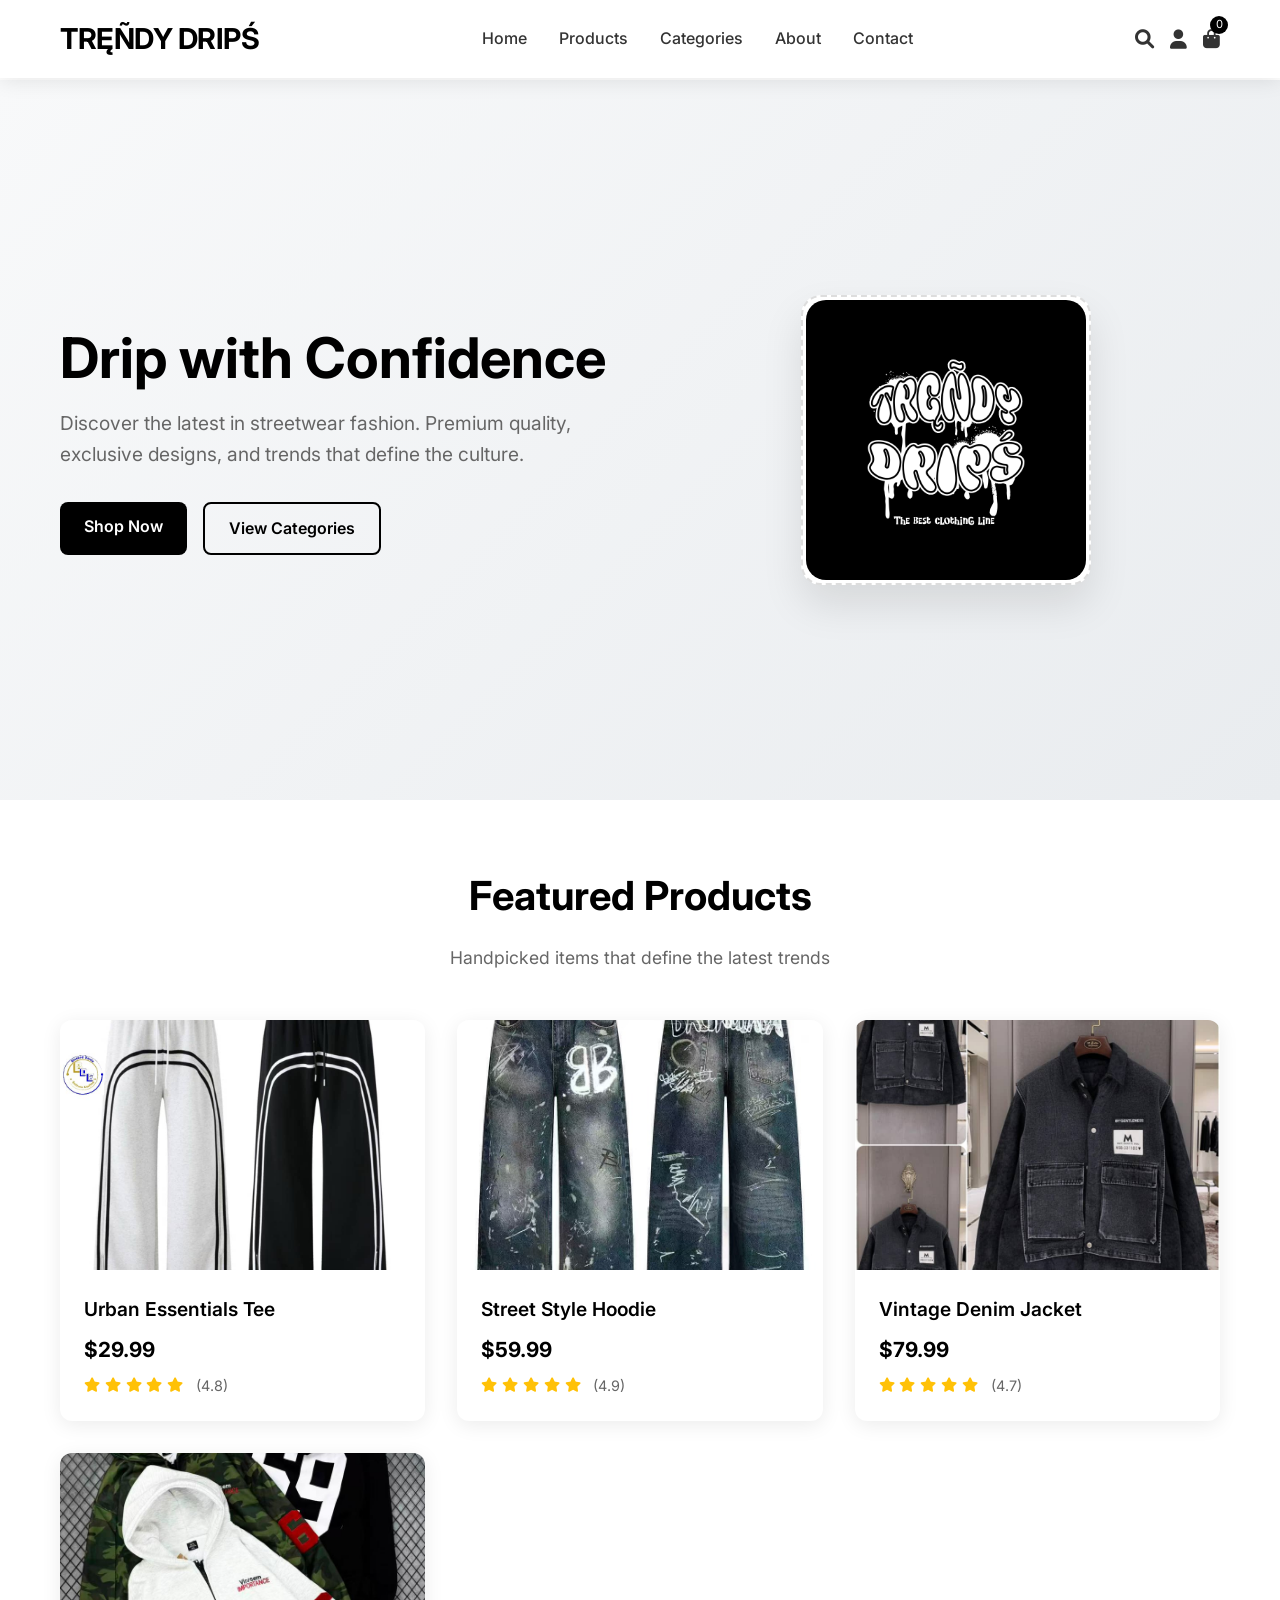
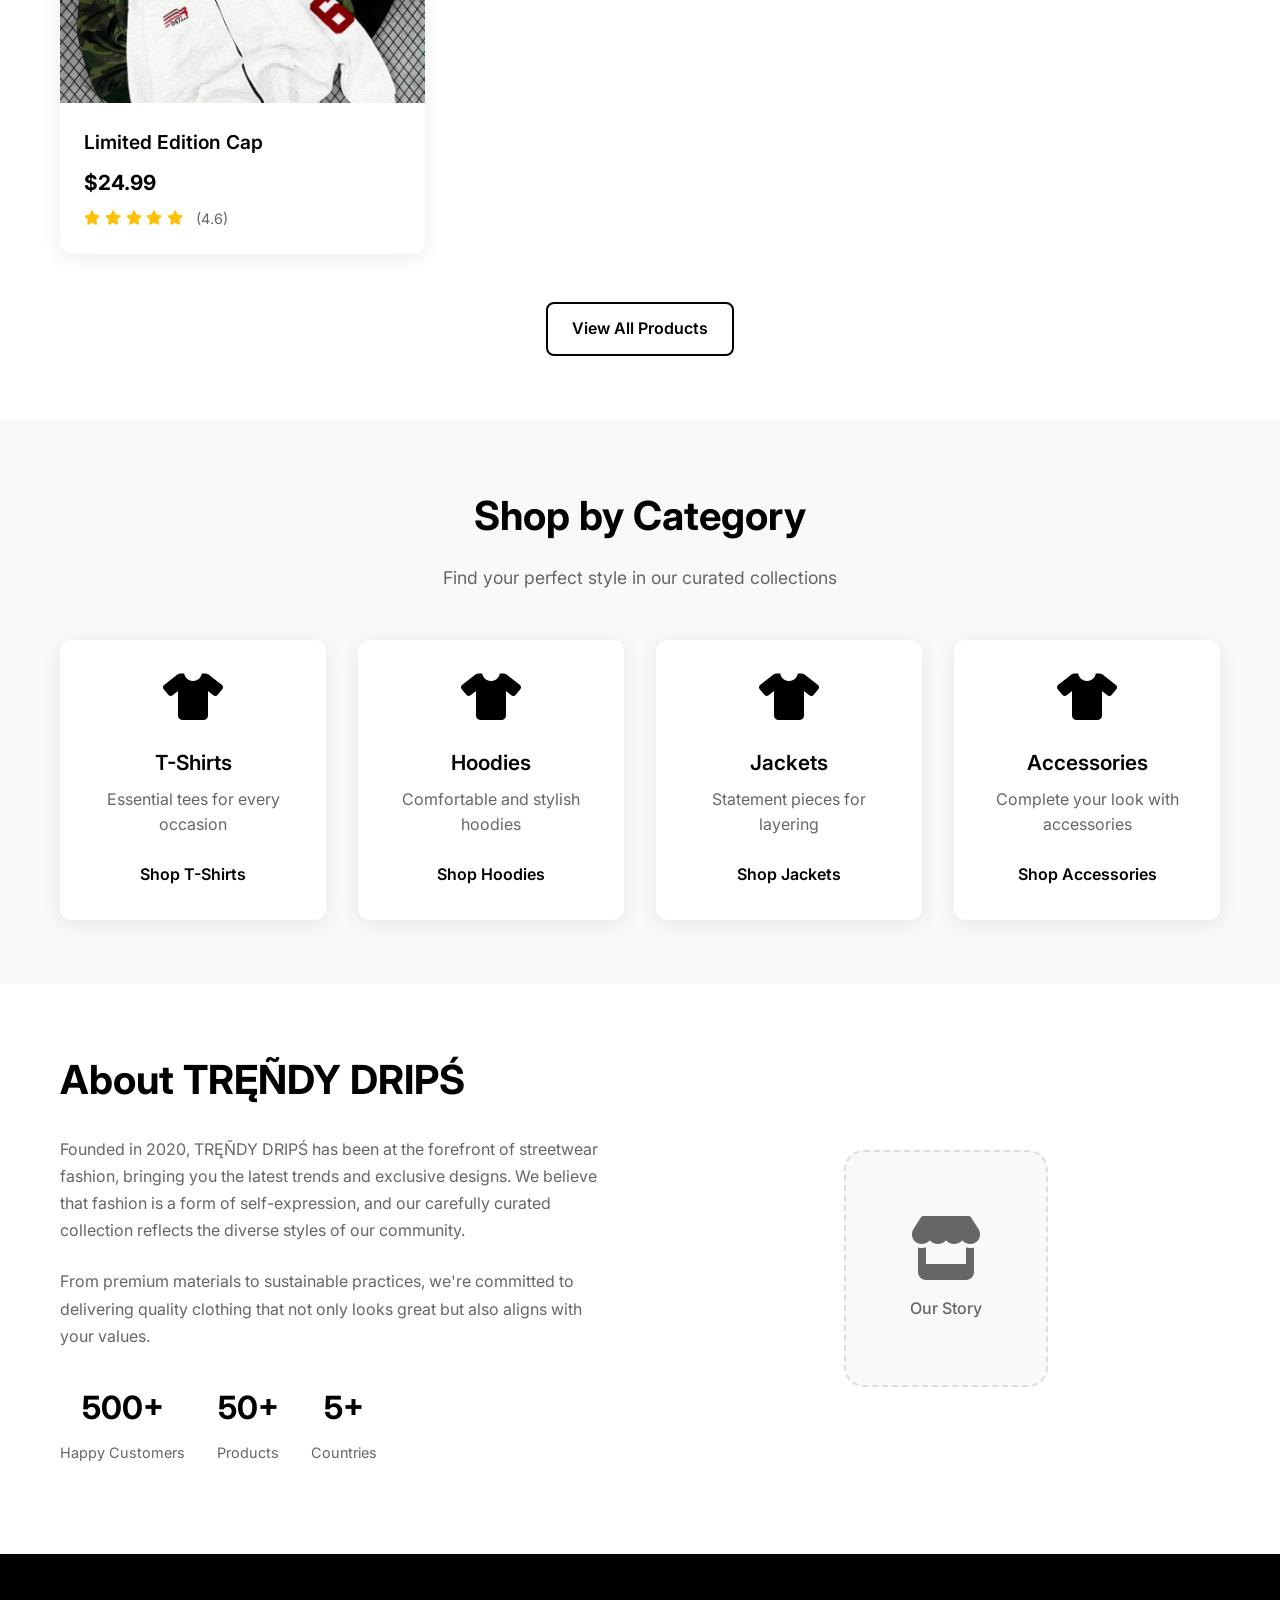
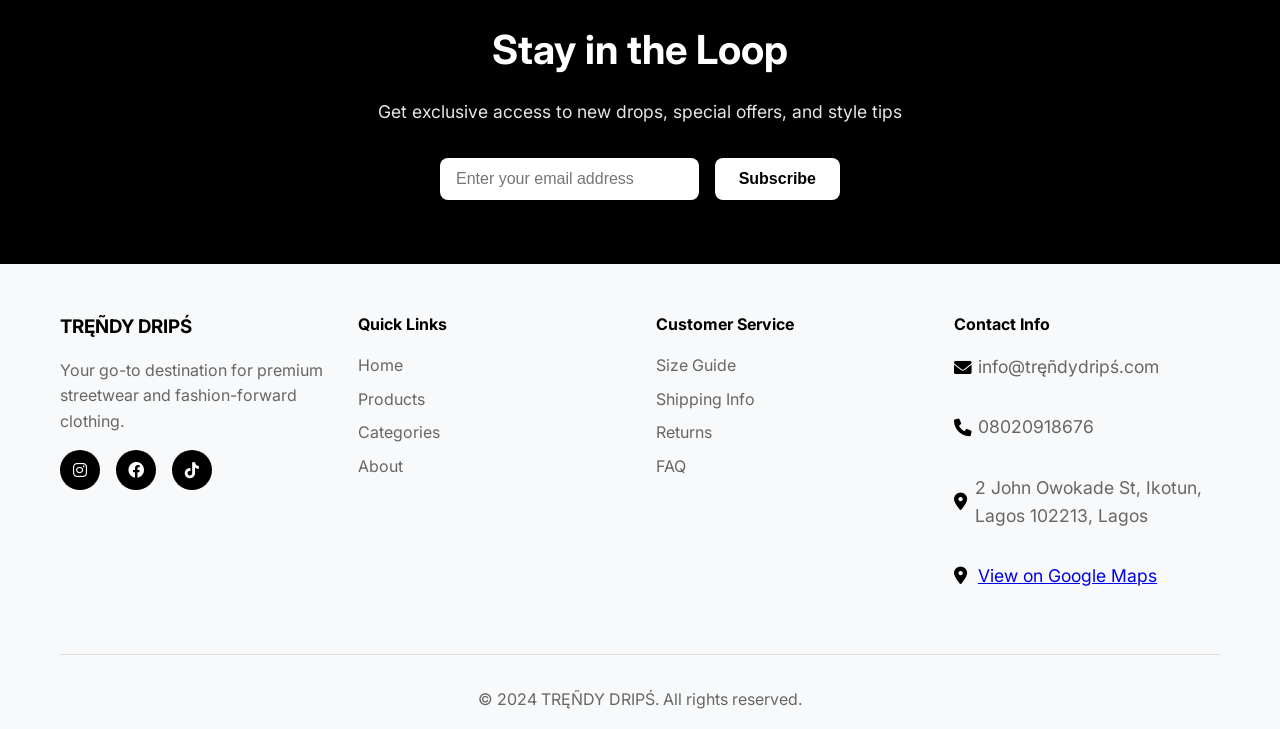
<file: index.html>
<!DOCTYPE html>
<html lang="en">
    <head>
        <meta charset="UTF-8">
        <meta name="viewport" content="width=device-width, initial-scale=1.0">
        <title>TRĘÑDY DRIPŚ  - Premium Streetwear & Fashion</title>
        <meta name="description" content="Discover the latest in streetwear fashion at TRĘÑDY DRIPŚ. Premium clothing, exclusive drops, and trendy styles for the modern individual.">
        <link rel="stylesheet" href="styles.css">
        <script src="script.js" defer></script>
        <link href="https://fonts.googleapis.com/css2?family=Inter:wght@300;400;500;600;700&display=swap" rel="stylesheet">
        <link rel="stylesheet" href="https://cdnjs.cloudflare.com/ajax/libs/font-awesome/6.0.0/css/all.min.css">
    </head>
<body>
    <!-- Navigation Header -->
    <header class="header">
        <nav class="navbar">
            <div class="nav-container">
                <div class="nav-logo">
                    <h2>TRĘÑDY DRIPŚ</h2> 
                </div>
                <ul class="nav-menu">
                    <li class="nav-item">
                        <a href="#home" class="nav-link">Home</a>
                    </li>
                    <li class="nav-item">
                        <a href="#products" class="nav-link">Products</a>
                    </li>
                    <li class="nav-item">
                        <a href="#categories" class="nav-link">Categories</a>
                    </li>
                    <li class="nav-item">
                        <a href="./about.html" class="nav-link">About</a>
                    </li>
                    <li class="nav-item">
                        <a href="./contact.html" class="nav-link">Contact</a>
                    </li>
                </ul>
                <div class="nav-actions">
                    <a href="#" class="nav-icon"><i class="fas fa-search"></i></a>
                    <a href="#" class="nav-icon"><i class="fas fa-user"></i></a>
                    <a href="#" class="nav-icon cart-icon">
                        <i class="fas fa-shopping-bag"></i>
                        <span class="cart-count">0</span>
                    </a>
                </div>
                <div class="hamburger">
                    <span class="bar"></span>
                    <span class="bar"></span>
                    <span class="bar"></span>
                </div>
            </div>
        </nav>
    </header>

    <!-- Cart Drawer -->
    <div class="cart-overlay" id="cartOverlay" aria-hidden="true">
        <aside class="cart-drawer" role="dialog" aria-modal="true" aria-labelledby="cartTitle">
            <div class="cart-drawer-header">
                <h3 id="cartTitle">Your Cart</h3>
                <button class="cart-close" type="button" aria-label="Close cart">
                    <i class="fas fa-xmark"></i>
                </button>
            </div>

            <div class="cart-drawer-body">
                <div class="cart-empty" id="cartEmpty">Your cart is empty.</div>
                <ul class="cart-items" id="cartItems" aria-live="polite"></ul>
            </div>

            <div class="cart-drawer-footer">
                <div class="cart-total">
                    Total: <span id="cartTotal">$0.00</span>
                </div>
                <button class="btn btn-primary cart-checkout" type="button" id="cartCheckout">
                    Checkout
                </button>
            </div>
        </aside>
    </div>

    <!-- Hero Section -->
    <section id="home" class="hero">
        <div class="hero-content">
            <div class="hero-text">
                <h1 class="hero-title">Drip with Confidence</h1>
                <p class="hero-subtitle">Discover the latest in streetwear fashion. Premium quality, exclusive designs, and trends that define the culture.</p>
                <div class="hero-buttons">
                    <a href="#products" class="btn btn-primary">Shop Now</a>
                    <a href="#categories" class="btn btn-secondary">View Categories</a>
                </div>
            </div>
            <div class="hero-image">
                <div class="hero-placeholder">
                    <img class="hero-logo" src="./assests/LOGO.png" alt="Trendy Drips logo">
                </div>
            </div>
        </div>
    </section>

    <!-- Featured Products Section -->
    <section id="products" class="products">
        <div class="container">
            <div class="section-header">
                <h2>Featured Products</h2>
                <p>Handpicked items that define the latest trends</p>
            </div>
            <div class="products-grid">
                <div class="product-card">
                    <div class="product-image">
                        <!-- <img src="./assests/outfit/IMG-20260327-WA0028.jpg" alt=""> -->
                        <div class="product-placeholder">
                            <img src="./assests/outfit/IMG-20260327-WA0028.jpg" alt="">
                        </div>
                        <div class="product-overlay">
                            <button class="btn btn-small">Quick View</button>
                            <button class="btn btn-small">Add to Cart</button>
                        </div>
                    </div>
                    <div class="product-info">
                        <h3>Urban Essentials Tee</h3>
                        <p class="product-price">$29.99</p>
                        <div class="product-rating">
                            <i class="fas fa-star"></i>
                            <i class="fas fa-star"></i>
                            <i class="fas fa-star"></i>
                            <i class="fas fa-star"></i>
                            <i class="fas fa-star"></i>
                            <span>(4.8)</span>
                        </div>
                    </div>
                </div>

                <div class="product-card">
                    <div class="product-image">
                        <div class="product-placeholder">
                            <img src="./assests/outfit/IMG-20260327-WA0029.jpg" alt="">
                        </div>
                        <div class="product-overlay">
                            <button class="btn btn-small">Quick View</button>
                            <button class="btn btn-small">Add to Cart</button>
                        </div>
                    </div>
                    <div class="product-info">
                        <h3>Street Style Hoodie</h3>
                        <p class="product-price">$59.99</p>
                        <div class="product-rating">
                            <i class="fas fa-star"></i>
                            <i class="fas fa-star"></i>
                            <i class="fas fa-star"></i>
                            <i class="fas fa-star"></i>
                            <i class="fas fa-star"></i>
                            <span>(4.9)</span>
                        </div>
                    </div>
                </div>

                <div class="product-card">
                    <div class="product-image">
                        <div class="product-placeholder">
                            <img src="./assests/outfit/IMG-20260327-WA0030.jpg" alt="">
                        </div>
                        <div class="product-overlay">
                            <button class="btn btn-small">Quick View</button>
                            <button class="btn btn-small">Add to Cart</button>
                        </div>
                    </div>
                    <div class="product-info">
                        <h3>Vintage Denim Jacket</h3>
                        <p class="product-price">$79.99</p>
                        <div class="product-rating">
                            <i class="fas fa-star"></i>
                            <i class="fas fa-star"></i>
                            <i class="fas fa-star"></i>
                            <i class="fas fa-star"></i>
                            <i class="fas fa-star"></i>
                            <span>(4.7)</span>
                        </div>
                    </div>
                </div>

                <div class="product-card">
                    <div class="product-image">
                        <div class="product-placeholder">
                           <img src="./assests/outfit/IMG-20260327-WA0031.jpg" alt="">
                        </div>
                        <div class="product-overlay">
                            <button class="btn btn-small">Quick View</button>
                            <button class="btn btn-small">Add to Cart</button>
                        </div>
                    </div>
                    <div class="product-info">
                        <h3>Limited Edition Cap</h3>
                        <p class="product-price">$24.99</p>
                        <div class="product-rating">
                            <i class="fas fa-star"></i>
                            <i class="fas fa-star"></i>
                            <i class="fas fa-star"></i>
                            <i class="fas fa-star"></i>
                            <i class="fas fa-star"></i>
                            <span>(4.6)</span>
                        </div>
                    </div>
                </div>
            </div>
            <div class="section-footer">
                <a href="#" class="btn btn-outline">View All Products</a>
            </div>
        </div>
    </section>

    <!-- Categories Section -->
    <section id="categories" class="categories">
        <div class="container">
            <div class="section-header">
                <h2>Shop by Category</h2>
                <p>Find your perfect style in our curated collections</p>
            </div>
            <div class="categories-grid">
                <div class="category-card">
                    <div class="category-image">
                        <i class="fas fa-tshirt"></i>
                    </div>
                    <h3>T-Shirts</h3>
                    <p>Essential tees for every occasion</p>
                    <a href="tshirts.html" class="category-link">Shop T-Shirts</a>
                </div>

                <div class="category-card">
                    <div class="category-image">
                        <i class="fas fa-tshirt"></i>
                    </div>
                    <h3>Hoodies</h3>
                    <p>Comfortable and stylish hoodies</p>
                    <a href="#" class="category-link">Shop Hoodies</a>
                </div>

                <div class="category-card">
                    <div class="category-image">
                        <i class="fas fa-tshirt"></i>
                    </div>
                    <h3>Jackets</h3>
                    <p>Statement pieces for layering</p>
                    <a href="#" class="category-link">Shop Jackets</a>
                </div>

                <div class="category-card">
                    <div class="category-image">
                        <i class="fas fa-tshirt"></i>
                    </div>
                    <h3>Accessories</h3>
                    <p>Complete your look with accessories</p>
                    <a href="#" class="category-link">Shop Accessories</a>
                </div>
            </div>
        </div>
    </section>

    <!-- T-Shirts Section -->
    <!-- <section id="tshirts" class="products-section">
        <div class="container">
            <div class="section-header">
                <h2>T-Shirts</h2>
                <p>Fresh drips for every day</p>
            </div>

            <div class="products-grid">
                <div class="product-card">
                    <div class="product-image">
                        <img loading="lazy" src="./assests/kids yellow samm.png"/>
                        <div class="product-overlay">
                            <button class="btn btn-small">Quick View</button>
                            <button class="btn btn-small">Add to Cart</button>
                        </div>
                    </div>
                    <div class="product-info">
                        <h3>Kids Yellow Tee</h3>
                        <p class="product-price">$14.99</p>
                        <div class="product-rating">
                            <i class="fas fa-star"></i><i class="fas fa-star"></i><i class="fas fa-star"></i><i class="fas fa-star"></i><i class="fas fa-star"></i>
                            <span>(4.8)</span>
                        </div>
                    </div>
                </div>

                <div class="product-card">
                    <div class="product-image">
                        <img loading="lazy" src="./assests/SAMPLE 1.png" alt="Trendy Drips Tee Sample 1">
                        <div class="product-overlay">
                            <button class="btn btn-small">Quick View</button>
                            <button class="btn btn-small">Add to Cart</button>
                        </div>
                    </div>
                    <div class="product-info">
                        <h3>Trendy Drips Tee 1</h3>
                        <p class="product-price">$24.99</p>
                        <div class="product-rating">
                            <i class="fas fa-star"></i><i class="fas fa-star"></i><i class="fas fa-star"></i><i class="fas fa-star"></i><i class="fas fa-star"></i>
                            <span>(4.7)</span>
                        </div>
                    </div>
                </div>

                <div class="product-card">
                    <div class="product-image">
                            <img loading="lazy" src="./assests/SAMPLE 2.png" alt="Trendy Drips Tee Sample 2">
                        <div class="product-overlay">
                            <button class="btn btn-small">Quick View</button>
                            <button class="btn btn-small">Add to Cart</button>
                        </div>
                    </div>
                    <div class="product-info">
                        <h3>Empowerd Women Tee</h3>
                        <p class="product-price">$24.99</p>
                        <div class="product-rating">
                            <i class="fas fa-star"></i><i class="fas fa-star"></i><i class="fas fa-star"></i><i class="fas fa-star"></i><i class="fas fa-star"></i>
                            <span>(4.9)</span>
                        </div>
                    </div>
                </div>

                <div class="product-card">
                    <div class="product-image">
                        <img loading="lazy" src="./assests/SAMPLE 4.png" alt="Trendy Drips Tee Sample 4">
                        <div class="product-overlay">
                            <button class="btn btn-small">Quick View</button>
                            <button class="btn btn-small">Add to Cart</button>
                        </div>
                    </div>
                    <div class="product-info">
                        <h3>Trendy Drips Tee 4</h3>
                        <p class="product-price">$24.99</p>
                        <div class="product-rating">
                            <i class="fas fa-star"></i><i class="fas fa-star"></i><i class="fas fa-star"></i><i class="fas fa-star"></i><i class="fas fa-star"></i>
                            <span>(4.6)</span>
                        </div>
                    </div>
                </div>

                <div class="product-card">
                    <div class="product-image">
                        <img loading="lazy" src="./assests/Untitled-6.png" alt="Trendy Drips Tee Untitled 6">
                        <div class="product-overlay">
                            <button class="btn btn-small">Quick View</button>
                            <button class="btn btn-small">Add to Cart</button>
                        </div>
                    </div>
                    <div class="product-info">
                        <h3>Trendy Drips Tee 5</h3>
                        <p class="product-price">$24.99</p>
                        <div class="product-rating">
                            <i class="fas fa-star"></i><i class="fas fa-star"></i><i class="fas fa-star"></i><i class="fas fa-star"></i><i class="fas fa-star"></i>
                            <span>(4.7)</span>
                        </div>
                    </div>
                </div>

                <div class="product-card">
                    <div class="product-image">
                        <img loading="lazy" src="./assests/SAMPLE11.png" alt="Trendy Drips Tee Sample 11">
                        <div class="product-overlay">
                            <button class="btn btn-small">Quick View</button>
                            <button class="btn btn-small">Add to Cart</button>
                        </div>
                    </div>
                    <div class="product-info">
                        <h3>Trendy Drips Tee 6</h3>
                        <p class="product-price">$24.99</p>
                        <div class="product-rating">
                            <i class="fas fa-star"></i><i class="fas fa-star"></i><i class="fas fa-star"></i><i class="fas fa-star"></i><i class="fas fa-star"></i>
                            <span>(4.8)</span>
                        </div>
                    </div>
                </div>

                <div class="product-card">
                    <div class="product-image">
                            <img loading="lazy" src="./assests/Untitled-12.png" alt="Trendy Drips Tee Untitled 12">
                        <div class="product-overlay">
                            <button class="btn btn-small">Quick View</button>
                            <button class="btn btn-small">Add to Cart</button>
                        </div>
                    </div>
                    <div class="product-info">
                        <h3>Trendy Drips Tee 7</h3>
                        <p class="product-price">$24.99</p>
                        <div class="product-rating">
                            <i class="fas fa-star"></i><i class="fas fa-star"></i><i class="fas fa-star"></i><i class="fas fa-star"></i><i class="fas fa-star"></i>
                            <span>(4.7)</span>
                        </div>
                    </div>
                </div>

                <div class="product-card">
                    <div class="product-image">
                        <img loading="lazy" src="./assests/Untitled-14.png" alt="Trendy Drips Tee Untitled 14">
                        <div class="product-overlay">
                            <button class="btn btn-small">Quick View</button>
                            <button class="btn btn-small">Add to Cart</button>
                        </div>
                    </div>
                    <div class="product-info">
                        <h3>Trendy Drips Tee 8</h3>
                        <p class="product-price">$24.99</p>
                        <div class="product-rating">
                            <i class="fas fa-star"></i><i class="fas fa-star"></i><i class="fas fa-star"></i><i class="fas fa-star"></i><i class="fas fa-star"></i>
                            <span>(4.9)</span>
                        </div>
                    </div>
                </div>

                <div class="product-card">
                    <div class="product-image">
                        <img loading="lazy" src="./assests/Untitled-16.png" alt="Trendy Drips Tee Untitled 16">
                        <div class="product-overlay">
                            <button class="btn btn-small">Quick View</button>
                            <button class="btn btn-small">Add to Cart</button>
                        </div>
                    </div>
                    <div class="product-info">
                        <h3>Trendy Drips Tee 9</h3>
                        <p class="product-price">$24.99</p>
                        <div class="product-rating">
                            <i class="fas fa-star"></i><i class="fas fa-star"></i><i class="fas fa-star"></i><i class="fas fa-star"></i><i class="fas fa-star"></i>
                            <span>(4.6)</span>
                        </div>
                    </div>
                </div>

                <div class="product-card">
                    <div class="product-image">
                        <img loading="lazy" src="./assests/Untitled-8.png" alt="Trendy Drips Tee Untitled 8">
                        <div class="product-overlay">
                            <button class="btn btn-small">Quick View</button>
                            <button class="btn btn-small">Add to Cart</button>
                        </div>
                    </div>
                    <div class="product-info">
                        <h3>Trendy Drips Tee 10</h3>
                        <p class="product-price">$24.99</p>
                        <div class="product-rating">
                            <i class="fas fa-star"></i><i class="fas fa-star"></i><i class="fas fa-star"></i><i class="fas fa-star"></i><i class="fas fa-star"></i>
                            <span>(4.7)</span>
                        </div>
                    </div>
                </div>

                <div class="product-card">
                    <div class="product-image">png
                        <img loading="lazy" src="./assests/Untitled-13.png" alt="Trendy Drips Tee Untitled 13">
                        <div class="product-overlay">
                            <button class="btn btn-small">Quick View</button>
                            <button class="btn btn-small">Add to Cart</button>
                        </div>
                    </div>
                    <div class="product-info">
                        <h3>Trendy Drips Tee 11</h3>
                        <p class="product-price">$24.99</p>
                        <div class="product-rating">
                            <i class="fas fa-star"></i><i class="fas fa-star"></i><i class="fas fa-star"></i><i class="fas fa-star"></i><i class="fas fa-star"></i>
                            <span>(4.8)</span>
                        </div>
                    </div>
                </div>

                <div class="product-card">
                    <div class="product-image">
                        <img loading="lazy" src="./assests/Untitled-3.png" alt="Trendy Drips Tee Untitled 3">
                        <div class="product-overlay">
                            <button class="btn btn-small">Quick View</button>
                            <button class="btn btn-small">Add to Cart</button>
                        </div>
                    </div>
                    <div class="product-info">
                        <h3>Trendy Drips Tee 12</h3>
                        <p class="product-price">$24.99</p>
                        <div class="product-rating">
                            <i class="fas fa-star"></i><i class="fas fa-star"></i><i class="fas fa-star"></i><i class="fas fa-star"></i><i class="fas fa-star"></i>
                            <span>(4.9)</span>
                        </div>
                    </div>
                </div>
            </div>
        </div>
    </section> -->

    <!-- About Section -->
    <section id="about" class="about">
        <div class="container">
            <div class="about-content">
                <div class="about-text">
                    <h2>About TRĘÑDY DRIPŚ</h2>
                    <p>Founded in 2020, TRĘÑDY DRIPŚ has been at the forefront of streetwear fashion, bringing you the latest trends and exclusive designs. We believe that fashion is a form of self-expression, and our carefully curated collection reflects the diverse styles of our community.</p>
                    <p>From premium materials to sustainable practices, we're committed to delivering quality clothing that not only looks great but also aligns with your values.</p>
                    <div class="about-stats">
                        <div class="stat">
                            <h3>500+</h3>
                            <p>Happy Customers</p>
                        </div>
                        <div class="stat">
                            <h3>50+</h3>
                            <p>Products</p>
                        </div>
                        <div class="stat">
                            <h3>5+</h3>
                            <p>Countries</p>
                        </div>
                    </div>
                </div>
                <div class="about-image">
                    <div class="about-placeholder">
                        <i class="fas fa-store"></i>
                        <p>Our Story</p>
                    </div>
                </div>
            </div>
        </div>
    </section>

    <!-- Newsletter Section -->
    <section class="newsletter">
        <div class="container">
            <div class="newsletter-content">
                <h2>Stay in the Loop</h2>
                <p>Get exclusive access to new drops, special offers, and style tips</p>
                <form class="newsletter-form">
                    <input type="email" placeholder="Enter your email address" required>
                    <button type="submit" class="btn btn-primary">Subscribe</button>
                </form>
            </div>
        </div>
    </section>

    <!-- Footer -->
    <footer id="contact" class="footer">
        <div class="container">
            <div class="footer-content">
                <div class="footer-section">
                    <h3>TRĘÑDY DRIPŚ</h3>
                    <p>Your go-to destination for premium streetwear and fashion-forward clothing.</p>
                    <div class="social-links">
                        <a href="https://www.instagram.com/_trendydrips/"><i class="fab fa-instagram"></i></a>
                        <a href="#"><i class="fab fa-facebook"></i></a>
                        <a href="#"><i class="fab fa-tiktok"></i></a>
                    </div>

                </div>
                <div class="footer-section">
                    <h4>Quick Links</h4>
                    <ul>
                        <li><a href="#home">Home</a></li>
                        <li><a href="#products">Products</a></li>
                        <li><a href="#categories">Categories</a></li>
                        <li><a href="#about">About</a></li>
                    </ul>
                </div>
                <div class="footer-section">
                    <h4>Customer Service</h4>
                    <ul>
                        <li><a href="#">Size Guide</a></li>
                        <li><a href="#">Shipping Info</a></li>
                        <li><a href="#">Returns</a></li>
                        <li><a href="#">FAQ</a></li>
                    </ul>
                </div>
                <div class="footer-section">
                    <h4>Contact Info</h4>
                    <div class="contact-info">
                        <p><i class="fas fa-envelope"></i> info@tręñdydripś.com</p>
                        <p><i class="fas fa-phone"></i> 08020918676</p>
                        <p><i class="fas fa-map-marker-alt"></i> 2 John Owokade St, Ikotun, Lagos 102213, Lagos</p>
                        <p><i class="fas fa-location-dot"></i> <a href="https://maps.app.goo.gl/m3ubAjvQ4zipeZf48" target="_blank" rel="noopener">View on Google Maps</a></p>
                    </div>
                </div>
            </div>
            <div class="footer-bottom">
                <p>&copy; 2024 TRĘÑDY DRIPŚ. All rights reserved.</p>
            </div>
        </div>
    </footer>

</body>
</html>
</file>
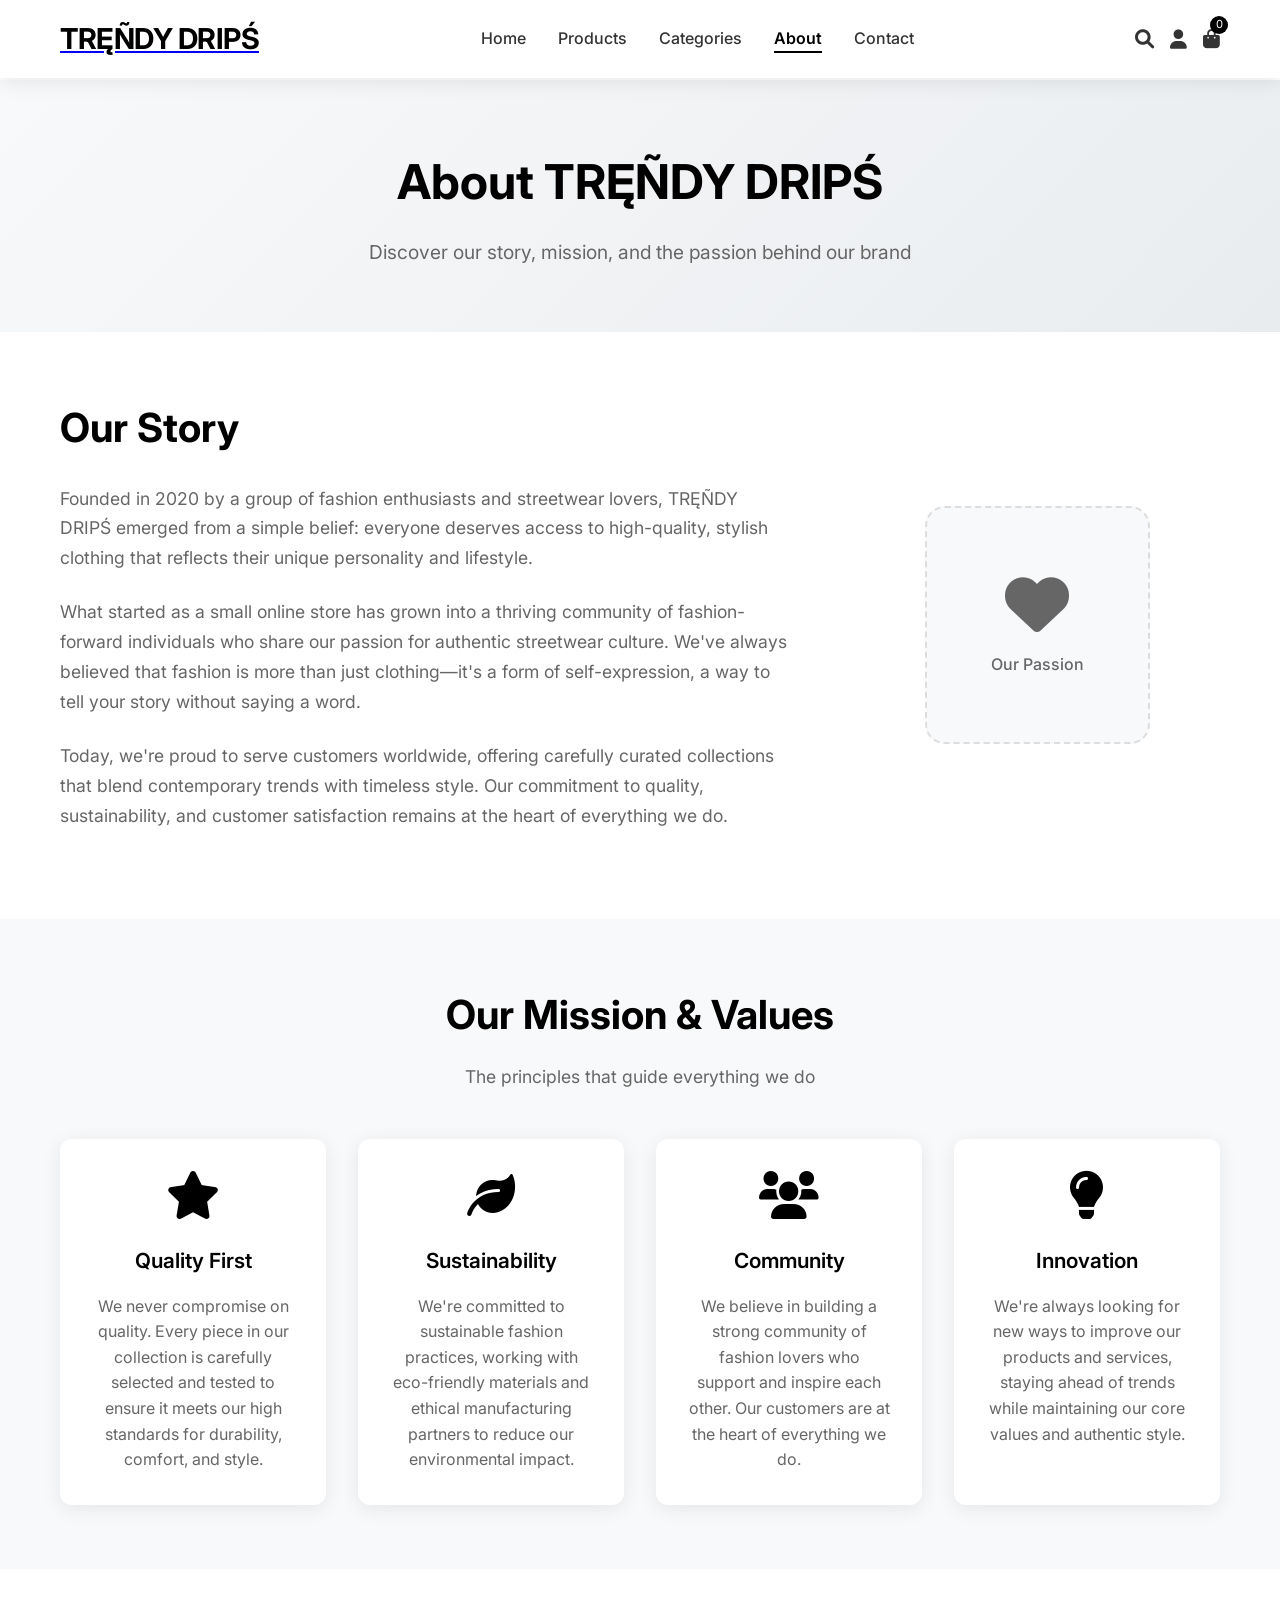
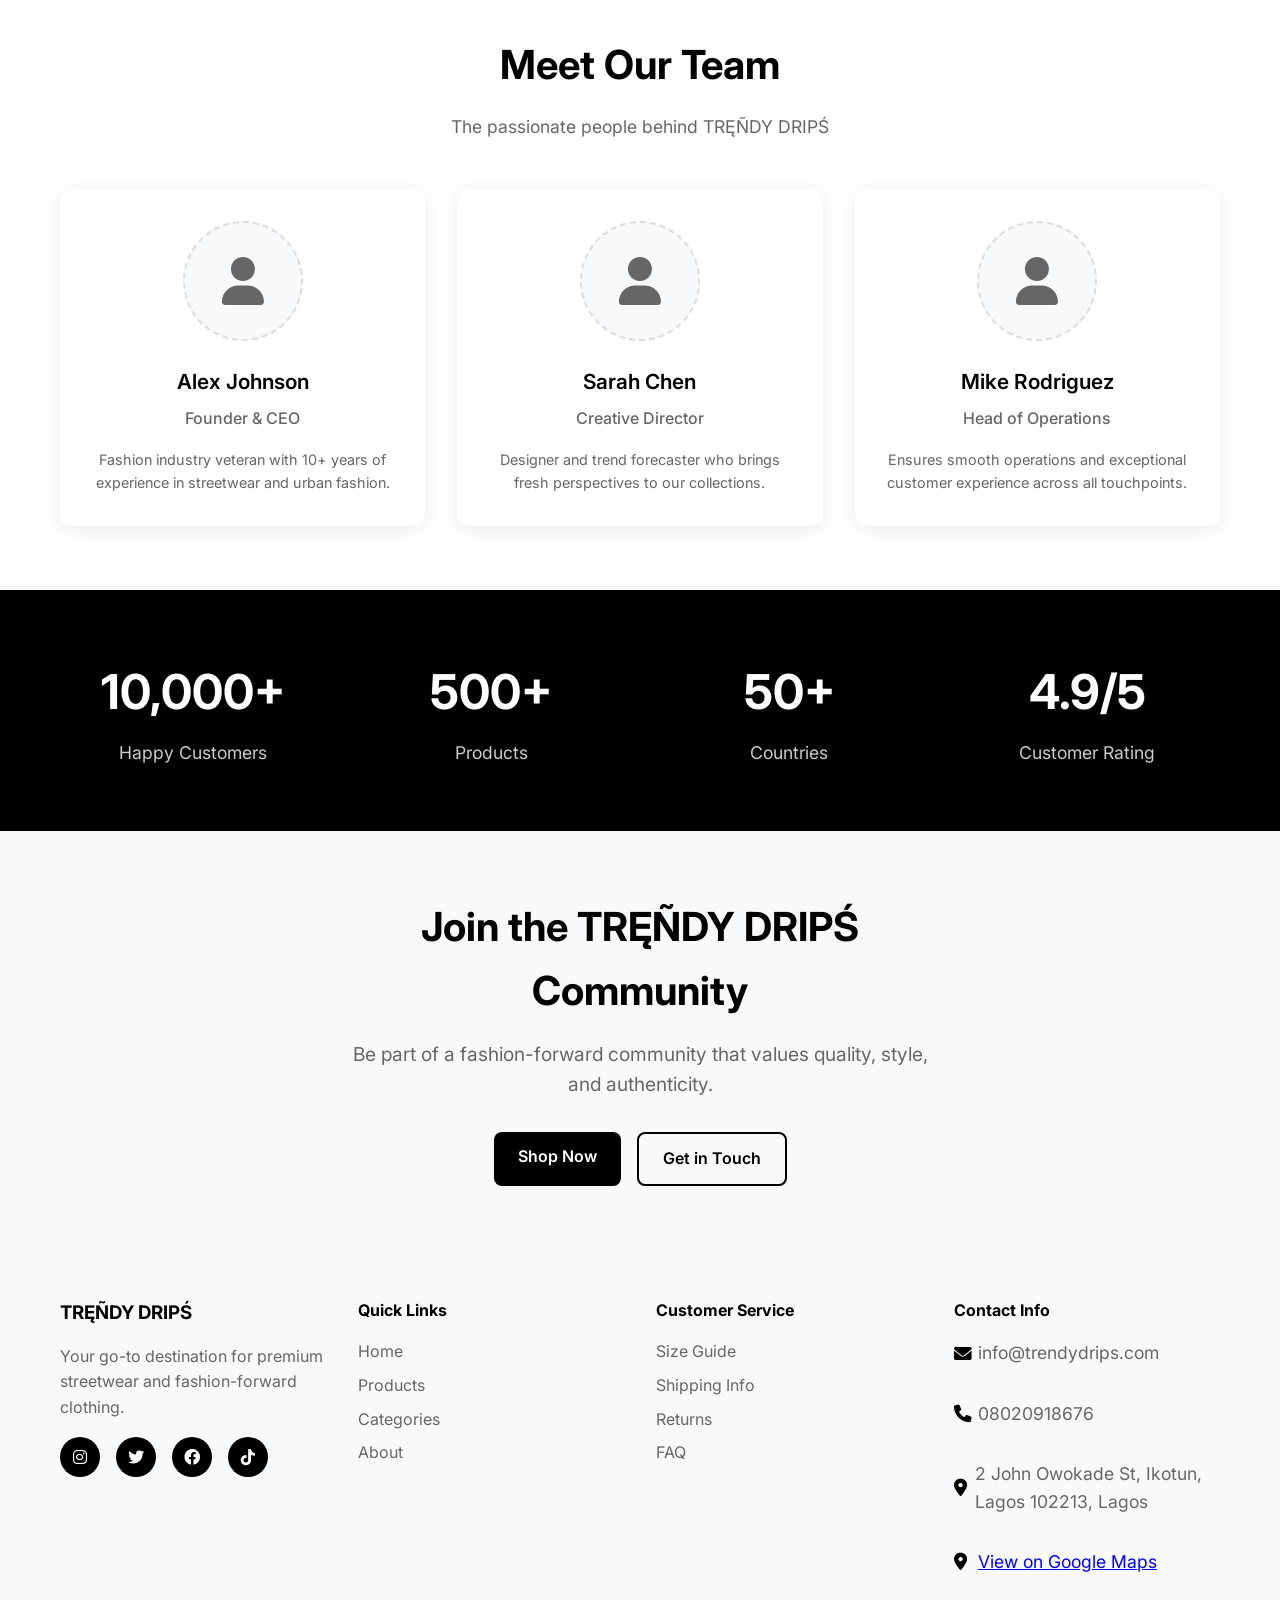
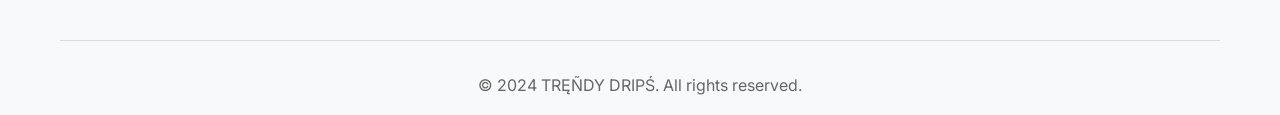
<file: about.html>
<!DOCTYPE html>
<html lang="en">
<head>
    <meta charset="UTF-8">
    <meta name="viewport" content="width=device-width, initial-scale=1.0">
    <title>About Us - TRĘÑDY DRIPŚ</title>
    <meta name="description" content="Learn about TRĘÑDY DRIPŚ - our mission, values, and commitment to bringing you the latest in streetwear fashion.">
    <link rel="stylesheet" href="styles.css">
    <link href="https://fonts.googleapis.com/css2?family=Inter:wght@300;400;500;600;700&display=swap" rel="stylesheet">
    <link rel="stylesheet" href="https://cdnjs.cloudflare.com/ajax/libs/font-awesome/6.0.0/css/all.min.css">
</head>
<body>
    <!-- Navigation Header -->
    <header class="header">
        <nav class="navbar">
            <div class="nav-container">
                <div class="nav-logo">
                    <a href="index.html"><h2>TRĘÑDY DRIPŚ</h2></a>
                </div>
                <ul class="nav-menu">
                    <li class="nav-item">
                        <a href="index.html" class="nav-link">Home</a>
                    </li>
                    <li class="nav-item">
                        <a href="products.html" class="nav-link">Products</a>
                    </li>
                    <li class="nav-item">
                        <a href="index.html#categories" class="nav-link">Categories</a>
                    </li>
                    <li class="nav-item">
                        <a href="about.html" class="nav-link active">About</a>
                    </li>
                    <li class="nav-item">
                        <a href="contact.html" class="nav-link">Contact</a>
                    </li>
                </ul>
                <div class="nav-actions">
                    <a href="#" class="nav-icon"><i class="fas fa-search"></i></a>
                    <a href="#" class="nav-icon"><i class="fas fa-user"></i></a>
                    <a href="#" class="nav-icon cart-icon">
                        <i class="fas fa-shopping-bag"></i>
                        <span class="cart-count">0</span>
                    </a>
                </div>
                <div class="hamburger">
                    <span class="bar"></span>
                    <span class="bar"></span>
                    <span class="bar"></span>
                </div>
            </div>
        </nav>
    </header>

    <!-- Page Header -->
    <section class="page-header">
        <div class="container">
            <h1>About TRĘÑDY DRIPŚ</h1>
            <p>Discover our story, mission, and the passion behind our brand</p>
        </div>
    </section>

    <!-- Our Story Section -->
    <section class="our-story">
        <div class="container">
            <div class="story-content">
                <div class="story-text">
                    <h2>Our Story</h2>
                    <p>Founded in 2020 by a group of fashion enthusiasts and streetwear lovers, TRĘÑDY DRIPŚ emerged from a simple belief: everyone deserves access to high-quality, stylish clothing that reflects their unique personality and lifestyle.</p>
                    <p>What started as a small online store has grown into a thriving community of fashion-forward individuals who share our passion for authentic streetwear culture. We've always believed that fashion is more than just clothing—it's a form of self-expression, a way to tell your story without saying a word.</p>
                    <p>Today, we're proud to serve customers worldwide, offering carefully curated collections that blend contemporary trends with timeless style. Our commitment to quality, sustainability, and customer satisfaction remains at the heart of everything we do.</p>
                </div>
                <div class="story-image">
                    <div class="story-placeholder">
                        <i class="fas fa-heart"></i>
                        <p>Our Passion</p>
                    </div>
                </div>
            </div>
        </div>
    </section>

    <!-- Mission & Values Section -->
    <section class="mission-values">
        <div class="container">
            <div class="section-header">
                <h2>Our Mission & Values</h2>
                <p>The principles that guide everything we do</p>
            </div>
            <div class="values-grid">
                <div class="value-card">
                    <div class="value-icon">
                        <i class="fas fa-star"></i>
                    </div>
                    <h3>Quality First</h3>
                    <p>We never compromise on quality. Every piece in our collection is carefully selected and tested to ensure it meets our high standards for durability, comfort, and style.</p>
                </div>
                <div class="value-card">
                    <div class="value-icon">
                        <i class="fas fa-leaf"></i>
                    </div>
                    <h3>Sustainability</h3>
                    <p>We're committed to sustainable fashion practices, working with eco-friendly materials and ethical manufacturing partners to reduce our environmental impact.</p>
                </div>
                <div class="value-card">
                    <div class="value-icon">
                        <i class="fas fa-users"></i>
                    </div>
                    <h3>Community</h3>
                    <p>We believe in building a strong community of fashion lovers who support and inspire each other. Our customers are at the heart of everything we do.</p>
                </div>
                <div class="value-card">
                    <div class="value-icon">
                        <i class="fas fa-lightbulb"></i>
                    </div>
                    <h3>Innovation</h3>
                    <p>We're always looking for new ways to improve our products and services, staying ahead of trends while maintaining our core values and authentic style.</p>
                </div>
            </div>
        </div>
    </section>

    <!-- Team Section -->
    <section class="team">
        <div class="container">
            <div class="section-header">
                <h2>Meet Our Team</h2>
                <p>The passionate people behind TRĘÑDY DRIPŚ</p>
            </div>
            <div class="team-grid">
                <div class="team-member">
                    <div class="member-image">
                        <div class="member-placeholder">
                            <i class="fas fa-user"></i>
                        </div>
                    </div>
                    <h3>Alex Johnson</h3>
                    <p class="member-role">Founder & CEO</p>
                    <p class="member-bio">Fashion industry veteran with 10+ years of experience in streetwear and urban fashion.</p>
                </div>
                <div class="team-member">
                    <div class="member-image">
                        <div class="member-placeholder">
                            <i class="fas fa-user"></i>
                        </div>
                    </div>
                    <h3>Sarah Chen</h3>
                    <p class="member-role">Creative Director</p>
                    <p class="member-bio">Designer and trend forecaster who brings fresh perspectives to our collections.</p>
                </div>
                <div class="team-member">
                    <div class="member-image">
                        <div class="member-placeholder">
                            <i class="fas fa-user"></i>
                        </div>
                    </div>
                    <h3>Mike Rodriguez</h3>
                    <p class="member-role">Head of Operations</p>
                    <p class="member-bio">Ensures smooth operations and exceptional customer experience across all touchpoints.</p>
                </div>
            </div>
        </div>
    </section>

    <!-- Stats Section -->
    <section class="stats">
        <div class="container">
            <div class="stats-grid">
                <div class="stat-item">
                    <h3>10,000+</h3>
                    <p>Happy Customers</p>
                </div>
                <div class="stat-item">
                    <h3>500+</h3>
                    <p>Products</p>
                </div>
                <div class="stat-item">
                    <h3>50+</h3>
                    <p>Countries</p>
                </div>
                <div class="stat-item">
                    <h3>4.9/5</h3>
                    <p>Customer Rating</p>
                </div>
            </div>
        </div>
    </section>

    <!-- CTA Section -->
    <section class="cta">
        <div class="container">
            <div class="cta-content">
                <h2>Join the TRĘÑDY DRIPŚ Community</h2>
                <p>Be part of a fashion-forward community that values quality, style, and authenticity.</p>
                <div class="cta-buttons">
                    <a href="products.html" class="btn btn-primary">Shop Now</a>
                    <a href="contact.html" class="btn btn-secondary">Get in Touch</a>
                </div>
            </div>
        </div>
    </section>

    <!-- Footer -->
    <footer class="footer">
        <div class="container">
            <div class="footer-content">
                <div class="footer-section">
                    <h3>TRĘÑDY DRIPŚ</h3>
                    <p>Your go-to destination for premium streetwear and fashion-forward clothing.</p>
                    <div class="social-links">
                        <a href="#"><i class="fab fa-instagram"></i></a>
                        <a href="#"><i class="fab fa-twitter"></i></a>
                        <a href="#"><i class="fab fa-facebook"></i></a>
                        <a href="#"><i class="fab fa-tiktok"></i></a>
                    </div>
                </div>
                <div class="footer-section">
                    <h4>Quick Links</h4>
                    <ul>
                        <li><a href="index.html">Home</a></li>
                        <li><a href="products.html">Products</a></li>
                        <li><a href="index.html#categories">Categories</a></li>
                        <li><a href="about.html">About</a></li>
                    </ul>
                </div>
                <div class="footer-section">
                    <h4>Customer Service</h4>
                    <ul>
                        <li><a href="#">Size Guide</a></li>
                        <li><a href="#">Shipping Info</a></li>
                        <li><a href="#">Returns</a></li>
                        <li><a href="#">FAQ</a></li>
                    </ul>
                </div>
                <div class="footer-section">
                    <h4>Contact Info</h4>
                    <div class="contact-info">
                        <p><i class="fas fa-envelope"></i> info@trendydrips.com</p>
                        <p><i class="fas fa-phone"></i> 08020918676</p>
                        <p><i class="fas fa-map-marker-alt"></i> 2 John Owokade St, Ikotun, Lagos 102213, Lagos</p>
                        <p><i class="fas fa-location-dot"></i> <a href="https://maps.app.goo.gl/m3ubAjvQ4zipeZf48" target="_blank" rel="noopener">View on Google Maps</a></p>
                    </div>
                </div>
            </div>
            <div class="footer-bottom">
                <p>&copy; 2024 TRĘÑDY DRIPŚ. All rights reserved.</p>
            </div>
        </div>
    </footer>

    <script src="script.js"></script>
</body>
</html>
</file>
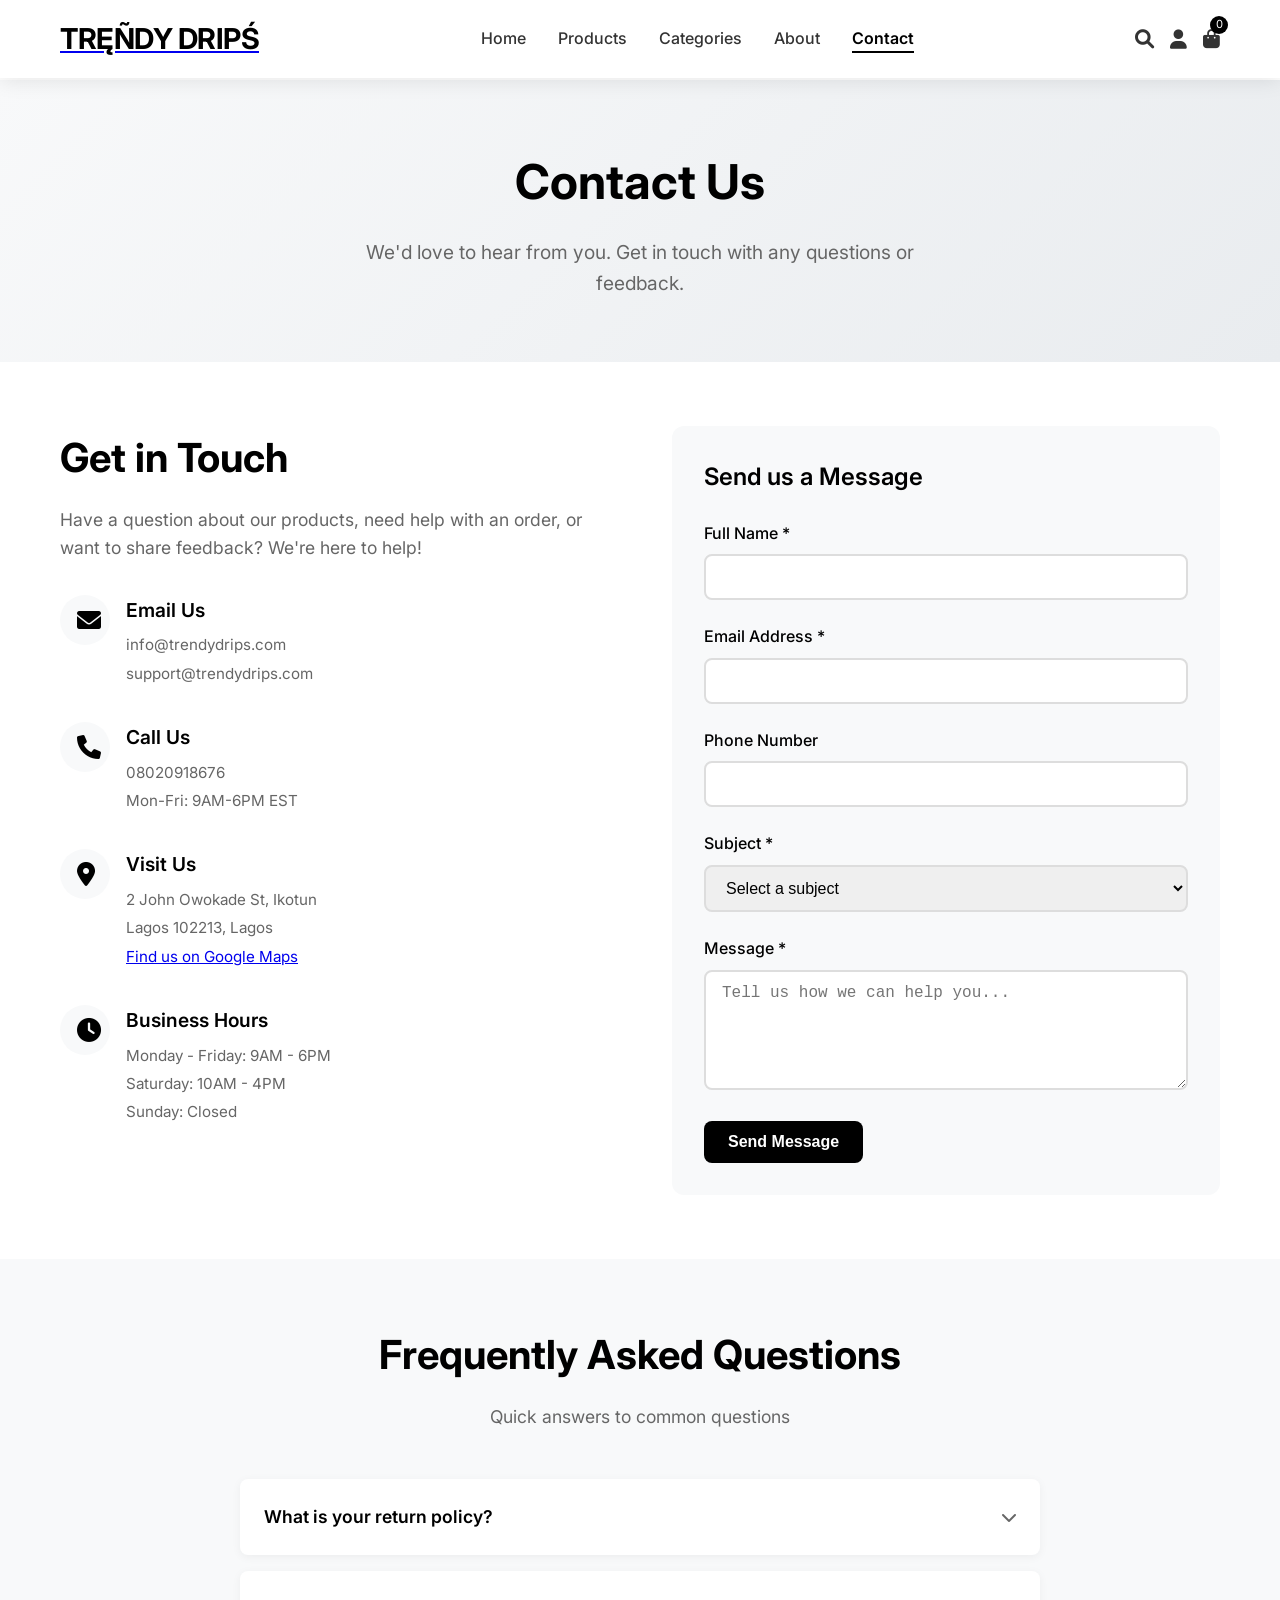
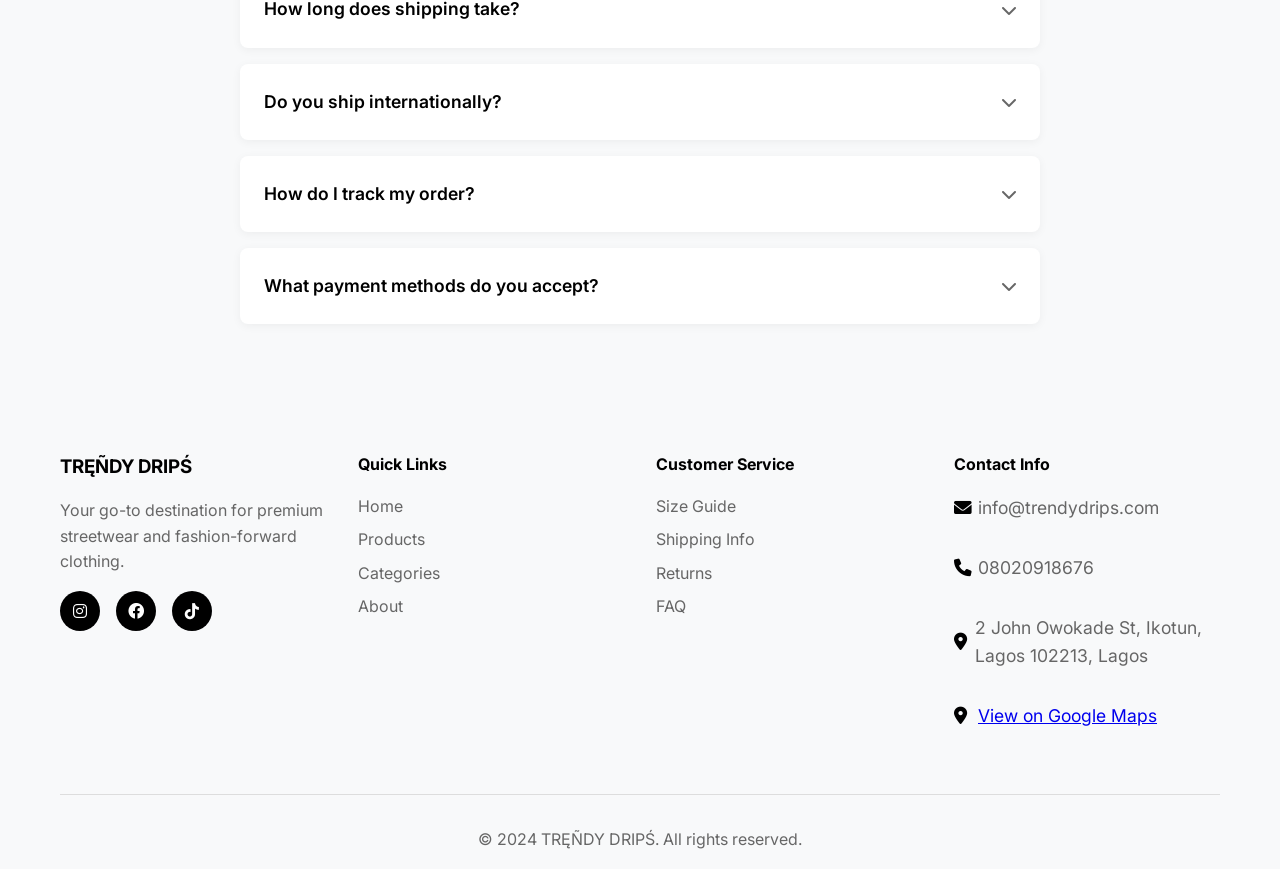
<file: contact.html>
<!DOCTYPE html>
<html lang="en">
<head>
    <meta charset="UTF-8">
    <meta name="viewport" content="width=device-width, initial-scale=1.0">
    <title>Contact Us - TRĘÑDY DRIPŚ</title>
    <meta name="description" content="Get in touch with TRĘÑDY DRIPŚ. We're here to help with any questions about our products, orders, or services.">
    <link rel="stylesheet" href="styles.css">
    <link href="https://fonts.googleapis.com/css2?family=Inter:wght@300;400;500;600;700&display=swap" rel="stylesheet">
    <link rel="stylesheet" href="https://cdnjs.cloudflare.com/ajax/libs/font-awesome/6.0.0/css/all.min.css">
</head>
<body>
    <!-- Navigation Header -->
    <header class="header">
        <nav class="navbar">
            <div class="nav-container">
                <div class="nav-logo">
                    <a href="index.html"><h2>TRĘÑDY DRIPŚ</h2></a>
                </div>
                <ul class="nav-menu">
                    <li class="nav-item">
                        <a href="index.html" class="nav-link">Home</a>
                    </li>
                    <li class="nav-item">
                        <a href="products.html" class="nav-link">Products</a>
                    </li>
                    <li class="nav-item">
                        <a href="index.html#categories" class="nav-link">Categories</a>
                    </li>
                    <li class="nav-item">
                        <a href="about.html" class="nav-link">About</a>
                    </li>
                    <li class="nav-item">
                        <a href="contact.html" class="nav-link active">Contact</a>
                    </li>
                </ul>
                <div class="nav-actions">
                    <a href="#" class="nav-icon"><i class="fas fa-search"></i></a>
                    <a href="#" class="nav-icon"><i class="fas fa-user"></i></a>
                    <a href="#" class="nav-icon cart-icon">
                        <i class="fas fa-shopping-bag"></i>
                        <span class="cart-count">0</span>
                    </a>
                </div>
                <div class="hamburger">
                    <span class="bar"></span>
                    <span class="bar"></span>
                    <span class="bar"></span>
                </div>
            </div>
        </nav>
    </header>

    <!-- Page Header -->
    <section class="page-header">
        <div class="container">
            <h1>Contact Us</h1>
            <p>We'd love to hear from you. Get in touch with any questions or feedback.</p>
        </div>
    </section>

    <!-- Contact Section -->
    <section class="contact-section">
        <div class="container">
            <div class="contact-content">
                <div class="contact-info">
                    <h2>Get in Touch</h2>
                    <p>Have a question about our products, need help with an order, or want to share feedback? We're here to help!</p>
                    
                    <div class="contact-methods">
                        <div class="contact-method">
                            <div class="method-icon">
                                <i class="fas fa-envelope"></i>
                            </div>
                            <div class="method-content">
                                <h3>Email Us</h3>
                                <p>info@trendydrips.com</p>
                                <p>support@trendydrips.com</p>
                            </div>
                        </div>
                        
                        <div class="contact-method">
                            <div class="method-icon">
                                <i class="fas fa-phone"></i>
                            </div>
                            <div class="method-content">
                                <h3>Call Us</h3>
                                <p>08020918676</p>
                                <p>Mon-Fri: 9AM-6PM EST</p>
                            </div>
                        </div>
                        
                        <div class="contact-method">
                            <div class="method-icon">
                                <i class="fas fa-map-marker-alt"></i>
                            </div>
                            <div class="method-content">
                                <h3>Visit Us</h3>
                                <p>2 John Owokade St, Ikotun</p>
                                <p>Lagos 102213, Lagos</p>
                                <p><a href="https://maps.app.goo.gl/m3ubAjvQ4zipeZf48" target="_blank" rel="noopener">Find us on Google Maps</a></p>
                            </div>
                        </div>
                        
                        <div class="contact-method">
                            <div class="method-icon">
                                <i class="fas fa-clock"></i>
                            </div>
                            <div class="method-content">
                                <h3>Business Hours</h3>
                                <p>Monday - Friday: 9AM - 6PM</p>
                                <p>Saturday: 10AM - 4PM</p>
                                <p>Sunday: Closed</p>
                            </div>
                        </div>
                    </div>
                </div>
                
                <div class="contact-form-container">
                    <form class="contact-form">
                        <h3>Send us a Message</h3>
                        <div class="form-group">
                            <label for="name">Full Name *</label>
                            <input type="text" id="name" name="name" required>
                        </div>
                        
                        <div class="form-group">
                            <label for="email">Email Address *</label>
                            <input type="email" id="email" name="email" required>
                        </div>
                        
                        <div class="form-group">
                            <label for="phone">Phone Number</label>
                            <input type="tel" id="phone" name="phone">
                        </div>
                        
                        <div class="form-group">
                            <label for="subject">Subject *</label>
                            <select id="subject" name="subject" required>
                                <option value="">Select a subject</option>
                                <option value="general">General Inquiry</option>
                                <option value="order">Order Support</option>
                                <option value="return">Returns & Exchanges</option>
                                <option value="product">Product Question</option>
                                <option value="feedback">Feedback</option>
                                <option value="other">Other</option>
                            </select>
                        </div>
                        
                        <div class="form-group">
                            <label for="message">Message *</label>
                            <textarea id="message" name="message" rows="5" required placeholder="Tell us how we can help you..."></textarea>
                        </div>
                        
                        <button type="submit" class="btn btn-primary">Send Message</button>
                    </form>
                </div>
            </div>
        </div>
    </section>

    <!-- FAQ Section -->
    <section class="faq">
        <div class="container">
            <div class="section-header">
                <h2>Frequently Asked Questions</h2>
                <p>Quick answers to common questions</p>
            </div>
            <div class="faq-list">
                <div class="faq-item">
                    <div class="faq-question">
                        <h3>What is your return policy?</h3>
                        <i class="fas fa-chevron-down"></i>
                    </div>
                    <div class="faq-answer">
                        <p>We offer a 30-day return policy for all unworn items with tags attached. Returns are free and easy - just contact our customer service team to initiate a return.</p>
                    </div>
                </div>
                
                <div class="faq-item">
                    <div class="faq-question">
                        <h3>How long does shipping take?</h3>
                        <i class="fas fa-chevron-down"></i>
                    </div>
                    <div class="faq-answer">
                        <p>Standard shipping takes 3-5 business days within the US, and 7-14 business days for international orders. Express shipping options are available at checkout.</p>
                    </div>
                </div>
                
                <div class="faq-item">
                    <div class="faq-question">
                        <h3>Do you ship internationally?</h3>
                        <i class="fas fa-chevron-down"></i>
                    </div>
                    <div class="faq-answer">
                        <p>Yes! We ship to over 20 countries worldwide. International shipping rates and delivery times vary by location and are calculated at checkout.</p>
                    </div>
                </div>
                
                <div class="faq-item">
                    <div class="faq-question">
                        <h3>How do I track my order?</h3>
                        <i class="fas fa-chevron-down"></i>
                    </div>
                    <div class="faq-answer">
                        <p>Once your order ships, you'll receive a tracking number via email. You can also track your order by logging into your account on our website.</p>
                    </div>
                </div>
                
                <div class="faq-item">
                    <div class="faq-question">
                        <h3>What payment methods do you accept?</h3>
                        <i class="fas fa-chevron-down"></i>
                    </div>
                    <div class="faq-answer">
                        <p>We accept all major credit cards (Visa, MasterCard, American Express), PayPal, Apple Pay, Google Pay, and Afterpay for flexible payment options.</p>
                    </div>
                </div>
            </div>
        </div>
    </section>

    <!-- Footer -->
    <footer class="footer">
        <div class="container">
            <div class="footer-content">
                <div class="footer-section">
                    <h3>TRĘÑDY DRIPŚ</h3>
                    <p>Your go-to destination for premium streetwear and fashion-forward clothing.</p>
                    <div class="social-links">
                        <a href="#"><i class="fab fa-instagram"></i></a>
                        <a href="#"><i class="fab fa-facebook"></i></a>
                        <a href="#"><i class="fab fa-tiktok"></i></a>
                    </div>
                </div>
                <div class="footer-section">
                    <h4>Quick Links</h4>
                    <ul>
                        <li><a href="index.html">Home</a></li>
                        <li><a href="products.html">Products</a></li>
                        <li><a href="index.html#categories">Categories</a></li>
                        <li><a href="about.html">About</a></li>
                    </ul>
                </div>
                <div class="footer-section">
                    <h4>Customer Service</h4>
                    <ul>
                        <li><a href="#">Size Guide</a></li>
                        <li><a href="#">Shipping Info</a></li>
                        <li><a href="#">Returns</a></li>
                        <li><a href="#">FAQ</a></li>
                    </ul>
                </div>
                <div class="footer-section">
                    <h4>Contact Info</h4>
                    <div class="contact-info">
                        <p><i class="fas fa-envelope"></i> info@trendydrips.com</p>
                        <p><i class="fas fa-phone"></i> 08020918676</p>
                        <p><i class="fas fa-map-marker-alt"></i> 2 John Owokade St, Ikotun, Lagos 102213, Lagos</p>
                        <p><i class="fas fa-location-dot"></i> <a href="https://maps.app.goo.gl/m3ubAjvQ4zipeZf48" target="_blank" rel="noopener">View on Google Maps</a></p>
                    </div>
                </div>
            </div>
            <div class="footer-bottom">
                <p>&copy; 2024 TRĘÑDY DRIPŚ. All rights reserved.</p>
            </div>
        </div>
    </footer>

    <script src="script.js"></script>
    <script>
        // FAQ functionality
        document.querySelectorAll('.faq-question').forEach(question => {
            question.addEventListener('click', () => {
                const faqItem = question.parentElement;
                const answer = faqItem.querySelector('.faq-answer');
                const icon = question.querySelector('i');
                
                faqItem.classList.toggle('active');
                
                if (faqItem.classList.contains('active')) {
                    answer.style.maxHeight = answer.scrollHeight + 'px';
                    icon.style.transform = 'rotate(180deg)';
                } else {
                    answer.style.maxHeight = '0';
                    icon.style.transform = 'rotate(0deg)';
                }
            });
        });

        // Contact form submission
        document.querySelector('.contact-form').addEventListener('submit', (e) => {
            e.preventDefault();
            showNotification('Thank you for your message! We\'ll get back to you soon.');
            document.querySelector('.contact-form').reset();
        });
    </script>
</body>
</html>
</file>
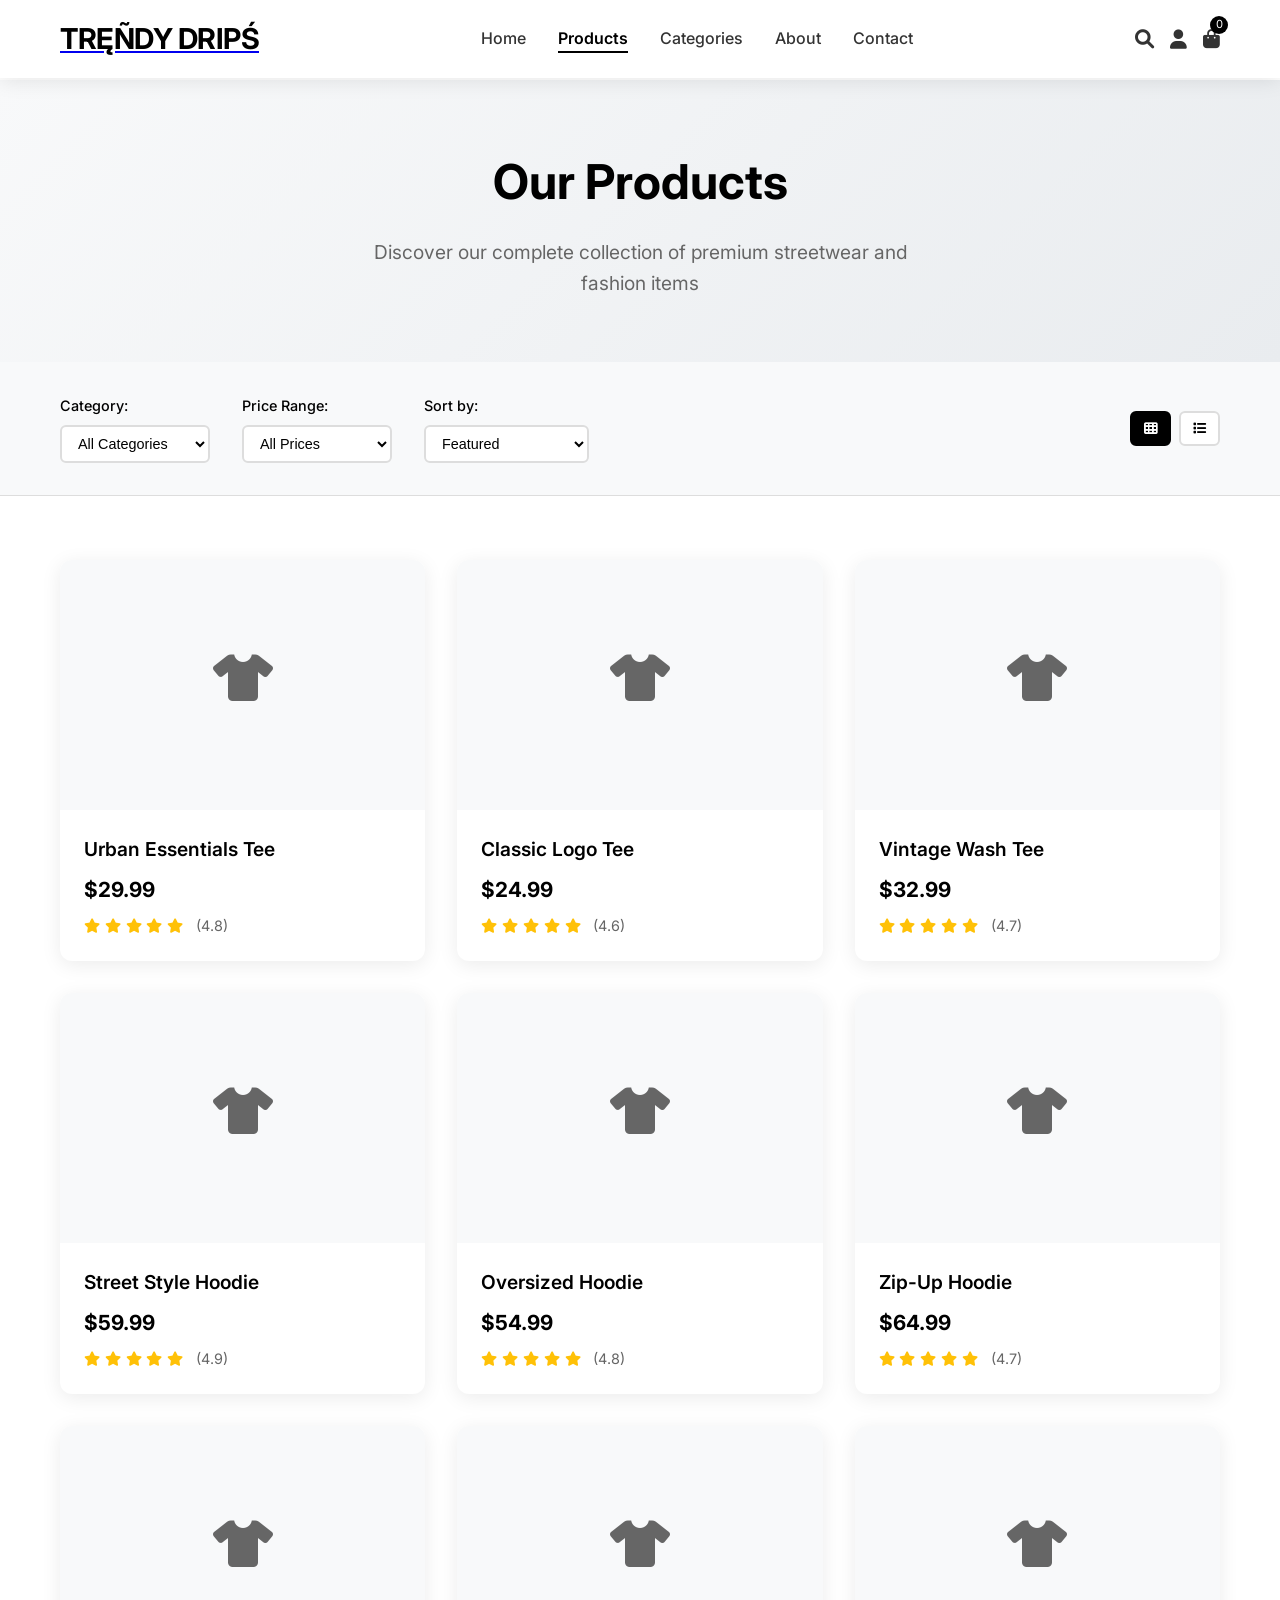
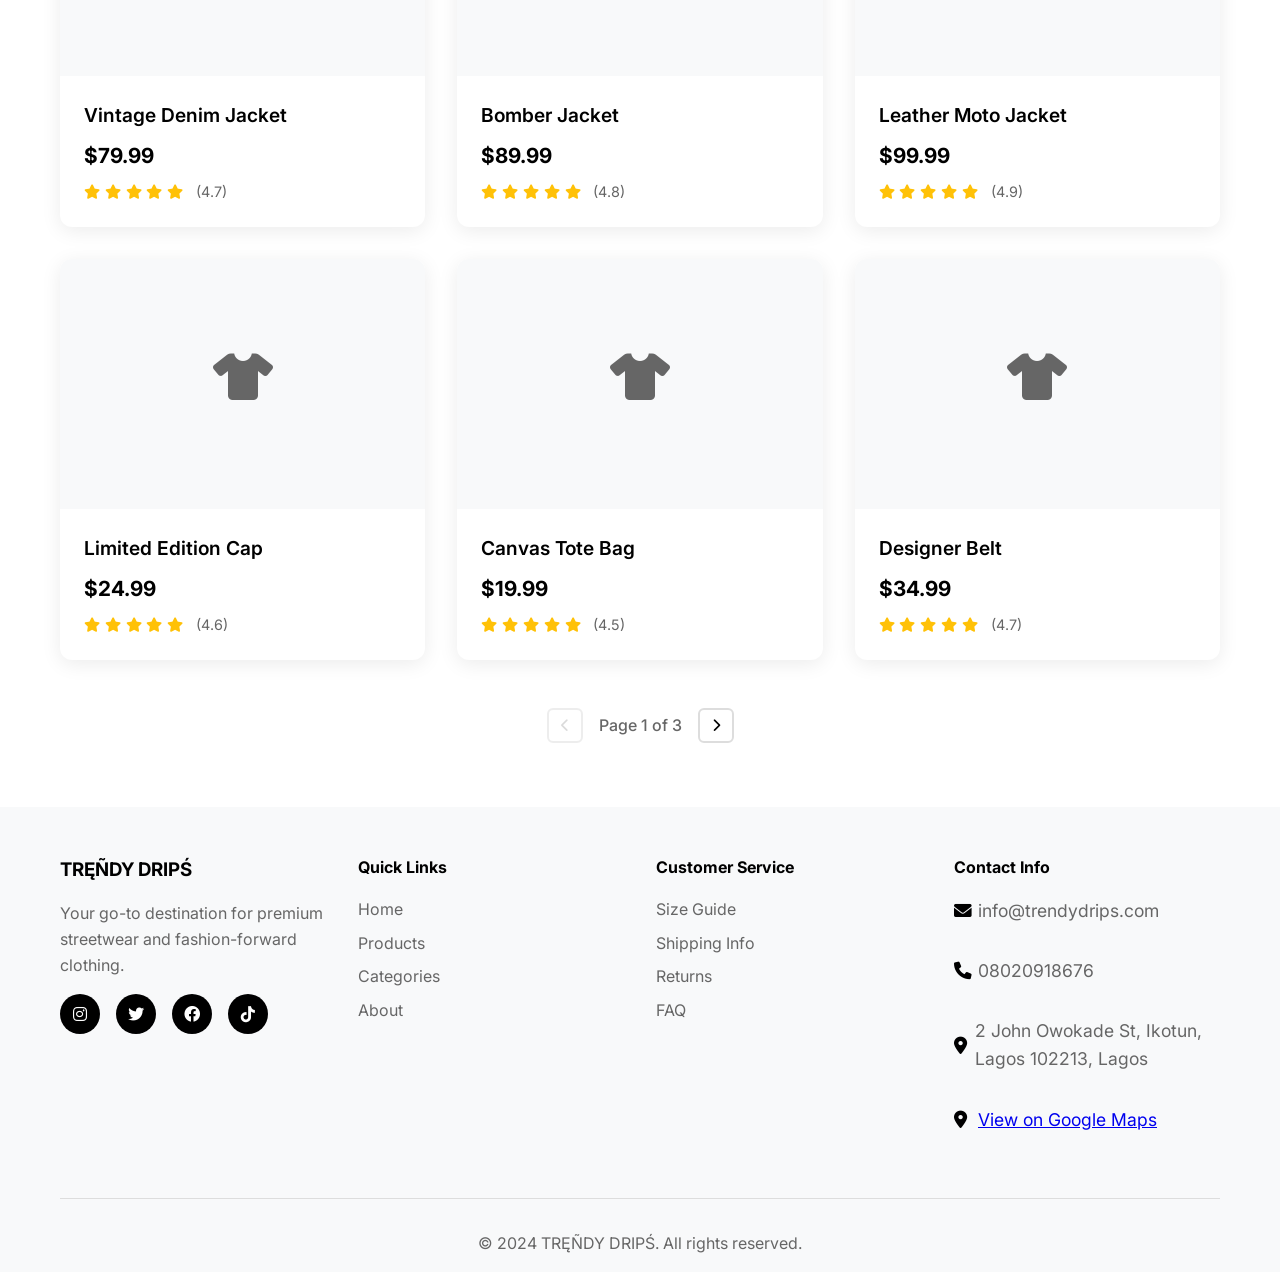
<file: products.html>
<!DOCTYPE html>
<html lang="en">
<head>
    <meta charset="UTF-8">
    <meta name="viewport" content="width=device-width, initial-scale=1.0">
    <title>Products - TRĘÑDY DRIPŚ</title>
    <meta name="description" content="Browse our complete collection of premium streetwear and fashion items. Find the perfect pieces to express your unique style.">
    <link rel="stylesheet" href="styles.css">
    <link href="https://fonts.googleapis.com/css2?family=Inter:wght@300;400;500;600;700&display=swap" rel="stylesheet">
    <link rel="stylesheet" href="https://cdnjs.cloudflare.com/ajax/libs/font-awesome/6.0.0/css/all.min.css">
</head>
<body>
    <!-- Navigation Header -->
    <header class="header">
        <nav class="navbar">
            <div class="nav-container">
                <div class="nav-logo">
                    <a href="index.html"><h2>TRĘÑDY DRIPŚ</h2></a>
                </div>
                <ul class="nav-menu">
                    <li class="nav-item">
                        <a href="index.html" class="nav-link">Home</a>
                    </li>
                    <li class="nav-item">
                        <a href="products.html" class="nav-link active">Products</a>
                    </li>
                    <li class="nav-item">
                        <a href="index.html#categories" class="nav-link">Categories</a>
                    </li>
                    <li class="nav-item">
                        <a href="about.html" class="nav-link">About</a>
                    </li>
                    <li class="nav-item">
                        <a href="contact.html" class="nav-link">Contact</a>
                    </li>
                </ul>
                <div class="nav-actions">
                    <a href="#" class="nav-icon"><i class="fas fa-search"></i></a>
                    <a href="#" class="nav-icon"><i class="fas fa-user"></i></a>
                    <a href="#" class="nav-icon cart-icon">
                        <i class="fas fa-shopping-bag"></i>
                        <span class="cart-count">0</span>
                    </a>
                </div>
                <div class="hamburger">
                    <span class="bar"></span>
                    <span class="bar"></span>
                    <span class="bar"></span>
                </div>
            </div>
        </nav>
    </header>

    <!-- Page Header -->
    <section class="page-header">
        <div class="container">
            <h1>Our Products</h1>
            <p>Discover our complete collection of premium streetwear and fashion items</p>
        </div>
    </section>

    <!-- Filter and Sort Section -->
    <section class="product-filters">
        <div class="container">
            <div class="filter-controls">
                <div class="filter-group">
                    <label for="category-filter">Category:</label>
                    <select id="category-filter">
                        <option value="all">All Categories</option>
                        <option value="tshirts">T-Shirts</option>
                        <option value="hoodies">Hoodies</option>
                        <option value="jackets">Jackets</option>
                        <option value="accessories">Accessories</option>
                    </select>
                </div>
                
                <div class="filter-group">
                    <label for="price-filter">Price Range:</label>
                    <select id="price-filter">
                        <option value="all">All Prices</option>
                        <option value="0-30">$0 - $30</option>
                        <option value="30-60">$30 - $60</option>
                        <option value="60-100">$60 - $100</option>
                        <option value="100+">$100+</option>
                    </select>
                </div>
                
                <div class="filter-group">
                    <label for="sort-filter">Sort by:</label>
                    <select id="sort-filter">
                        <option value="featured">Featured</option>
                        <option value="price-low">Price: Low to High</option>
                        <option value="price-high">Price: High to Low</option>
                        <option value="newest">Newest</option>
                        <option value="rating">Highest Rated</option>
                    </select>
                </div>
                
                <div class="view-toggle">
                    <button class="view-btn active" data-view="grid"><i class="fas fa-th"></i></button>
                    <button class="view-btn" data-view="list"><i class="fas fa-list"></i></button>
                </div>
            </div>
        </div>
    </section>

    <!-- Products Grid -->
    <section class="products-section">
        <div class="container">
            <div class="products-grid" id="products-grid">
                <!-- T-Shirts -->
                <div class="product-card" data-category="tshirts" data-price="29.99">
                    <div class="product-image">
                        <div class="product-placeholder">
                            <i class="fas fa-tshirt"></i>
                        </div>
                        <div class="product-overlay">
                            <button class="btn btn-small">Quick View</button>
                            <button class="btn btn-small">Add to Cart</button>
                        </div>
                    </div>
                    <div class="product-info">
                        <h3>Urban Essentials Tee</h3>
                        <p class="product-price">$29.99</p>
                        <div class="product-rating">
                            <i class="fas fa-star"></i>
                            <i class="fas fa-star"></i>
                            <i class="fas fa-star"></i>
                            <i class="fas fa-star"></i>
                            <i class="fas fa-star"></i>
                            <span>(4.8)</span>
                        </div>
                    </div>
                </div>

                <div class="product-card" data-category="tshirts" data-price="24.99">
                    <div class="product-image">
                        <div class="product-placeholder">
                            <i class="fas fa-tshirt"></i>
                        </div>
                        <div class="product-overlay">
                            <button class="btn btn-small">Quick View</button>
                            <button class="btn btn-small">Add to Cart</button>
                        </div>
                    </div>
                    <div class="product-info">
                        <h3>Classic Logo Tee</h3>
                        <p class="product-price">$24.99</p>
                        <div class="product-rating">
                            <i class="fas fa-star"></i>
                            <i class="fas fa-star"></i>
                            <i class="fas fa-star"></i>
                            <i class="fas fa-star"></i>
                            <i class="fas fa-star"></i>
                            <span>(4.6)</span>
                        </div>
                    </div>
                </div>

                <div class="product-card" data-category="tshirts" data-price="32.99">
                    <div class="product-image">
                        <div class="product-placeholder">
                            <i class="fas fa-tshirt"></i>
                        </div>
                        <div class="product-overlay">
                            <button class="btn btn-small">Quick View</button>
                            <button class="btn btn-small">Add to Cart</button>
                        </div>
                    </div>
                    <div class="product-info">
                        <h3>Vintage Wash Tee</h3>
                        <p class="product-price">$32.99</p>
                        <div class="product-rating">
                            <i class="fas fa-star"></i>
                            <i class="fas fa-star"></i>
                            <i class="fas fa-star"></i>
                            <i class="fas fa-star"></i>
                            <i class="fas fa-star"></i>
                            <span>(4.7)</span>
                        </div>
                    </div>
                </div>

                <!-- Hoodies -->
                <div class="product-card" data-category="hoodies" data-price="59.99">
                    <div class="product-image">
                        <div class="product-placeholder">
                            <i class="fas fa-tshirt"></i>
                        </div>
                        <div class="product-overlay">
                            <button class="btn btn-small">Quick View</button>
                            <button class="btn btn-small">Add to Cart</button>
                        </div>
                    </div>
                    <div class="product-info">
                        <h3>Street Style Hoodie</h3>
                        <p class="product-price">$59.99</p>
                        <div class="product-rating">
                            <i class="fas fa-star"></i>
                            <i class="fas fa-star"></i>
                            <i class="fas fa-star"></i>
                            <i class="fas fa-star"></i>
                            <i class="fas fa-star"></i>
                            <span>(4.9)</span>
                        </div>
                    </div>
                </div>

                <div class="product-card" data-category="hoodies" data-price="54.99">
                    <div class="product-image">
                        <div class="product-placeholder">
                            <i class="fas fa-tshirt"></i>
                        </div>
                        <div class="product-overlay">
                            <button class="btn btn-small">Quick View</button>
                            <button class="btn btn-small">Add to Cart</button>
                        </div>
                    </div>
                    <div class="product-info">
                        <h3>Oversized Hoodie</h3>
                        <p class="product-price">$54.99</p>
                        <div class="product-rating">
                            <i class="fas fa-star"></i>
                            <i class="fas fa-star"></i>
                            <i class="fas fa-star"></i>
                            <i class="fas fa-star"></i>
                            <i class="fas fa-star"></i>
                            <span>(4.8)</span>
                        </div>
                    </div>
                </div>

                <div class="product-card" data-category="hoodies" data-price="64.99">
                    <div class="product-image">
                        <div class="product-placeholder">
                            <i class="fas fa-tshirt"></i>
                        </div>
                        <div class="product-overlay">
                            <button class="btn btn-small">Quick View</button>
                            <button class="btn btn-small">Add to Cart</button>
                        </div>
                    </div>
                    <div class="product-info">
                        <h3>Zip-Up Hoodie</h3>
                        <p class="product-price">$64.99</p>
                        <div class="product-rating">
                            <i class="fas fa-star"></i>
                            <i class="fas fa-star"></i>
                            <i class="fas fa-star"></i>
                            <i class="fas fa-star"></i>
                            <i class="fas fa-star"></i>
                            <span>(4.7)</span>
                        </div>
                    </div>
                </div>

                <!-- Jackets -->
                <div class="product-card" data-category="jackets" data-price="79.99">
                    <div class="product-image">
                        <div class="product-placeholder">
                            <i class="fas fa-tshirt"></i>
                        </div>
                        <div class="product-overlay">
                            <button class="btn btn-small">Quick View</button>
                            <button class="btn btn-small">Add to Cart</button>
                        </div>
                    </div>
                    <div class="product-info">
                        <h3>Vintage Denim Jacket</h3>
                        <p class="product-price">$79.99</p>
                        <div class="product-rating">
                            <i class="fas fa-star"></i>
                            <i class="fas fa-star"></i>
                            <i class="fas fa-star"></i>
                            <i class="fas fa-star"></i>
                            <i class="fas fa-star"></i>
                            <span>(4.7)</span>
                        </div>
                    </div>
                </div>

                <div class="product-card" data-category="jackets" data-price="89.99">
                    <div class="product-image">
                        <div class="product-placeholder">
                            <i class="fas fa-tshirt"></i>
                        </div>
                        <div class="product-overlay">
                            <button class="btn btn-small">Quick View</button>
                            <button class="btn btn-small">Add to Cart</button>
                        </div>
                    </div>
                    <div class="product-info">
                        <h3>Bomber Jacket</h3>
                        <p class="product-price">$89.99</p>
                        <div class="product-rating">
                            <i class="fas fa-star"></i>
                            <i class="fas fa-star"></i>
                            <i class="fas fa-star"></i>
                            <i class="fas fa-star"></i>
                            <i class="fas fa-star"></i>
                            <span>(4.8)</span>
                        </div>
                    </div>
                </div>

                <div class="product-card" data-category="jackets" data-price="99.99">
                    <div class="product-image">
                        <div class="product-placeholder">
                            <i class="fas fa-tshirt"></i>
                        </div>
                        <div class="product-overlay">
                            <button class="btn btn-small">Quick View</button>
                            <button class="btn btn-small">Add to Cart</button>
                        </div>
                    </div>
                    <div class="product-info">
                        <h3>Leather Moto Jacket</h3>
                        <p class="product-price">$99.99</p>
                        <div class="product-rating">
                            <i class="fas fa-star"></i>
                            <i class="fas fa-star"></i>
                            <i class="fas fa-star"></i>
                            <i class="fas fa-star"></i>
                            <i class="fas fa-star"></i>
                            <span>(4.9)</span>
                        </div>
                    </div>
                </div>

                <!-- Accessories -->
                <div class="product-card" data-category="accessories" data-price="24.99">
                    <div class="product-image">
                        <div class="product-placeholder">
                            <i class="fas fa-tshirt"></i>
                        </div>
                        <div class="product-overlay">
                            <button class="btn btn-small">Quick View</button>
                            <button class="btn btn-small">Add to Cart</button>
                        </div>
                    </div>
                    <div class="product-info">
                        <h3>Limited Edition Cap</h3>
                        <p class="product-price">$24.99</p>
                        <div class="product-rating">
                            <i class="fas fa-star"></i>
                            <i class="fas fa-star"></i>
                            <i class="fas fa-star"></i>
                            <i class="fas fa-star"></i>
                            <i class="fas fa-star"></i>
                            <span>(4.6)</span>
                        </div>
                    </div>
                </div>

                <div class="product-card" data-category="accessories" data-price="19.99">
                    <div class="product-image">
                        <div class="product-placeholder">
                            <i class="fas fa-tshirt"></i>
                        </div>
                        <div class="product-overlay">
                            <button class="btn btn-small">Quick View</button>
                            <button class="btn btn-small">Add to Cart</button>
                        </div>
                    </div>
                    <div class="product-info">
                        <h3>Canvas Tote Bag</h3>
                        <p class="product-price">$19.99</p>
                        <div class="product-rating">
                            <i class="fas fa-star"></i>
                            <i class="fas fa-star"></i>
                            <i class="fas fa-star"></i>
                            <i class="fas fa-star"></i>
                            <i class="fas fa-star"></i>
                            <span>(4.5)</span>
                        </div>
                    </div>
                </div>

                <div class="product-card" data-category="accessories" data-price="34.99">
                    <div class="product-image">
                        <div class="product-placeholder">
                            <i class="fas fa-tshirt"></i>
                        </div>
                        <div class="product-overlay">
                            <button class="btn btn-small">Quick View</button>
                            <button class="btn btn-small">Add to Cart</button>
                        </div>
                    </div>
                    <div class="product-info">
                        <h3>Designer Belt</h3>
                        <p class="product-price">$34.99</p>
                        <div class="product-rating">
                            <i class="fas fa-star"></i>
                            <i class="fas fa-star"></i>
                            <i class="fas fa-star"></i>
                            <i class="fas fa-star"></i>
                            <i class="fas fa-star"></i>
                            <span>(4.7)</span>
                        </div>
                    </div>
                </div>
            </div>
            
            <div class="pagination">
                <button class="pagination-btn" disabled><i class="fas fa-chevron-left"></i></button>
                <span class="pagination-info">Page 1 of 3</span>
                <button class="pagination-btn"><i class="fas fa-chevron-right"></i></button>
            </div>
        </div>
    </section>

    <!-- Footer -->
    <footer class="footer">
        <div class="container">
            <div class="footer-content">
                <div class="footer-section">
                    <h3>TRĘÑDY DRIPŚ</h3>
                    <p>Your go-to destination for premium streetwear and fashion-forward clothing.</p>
                    <div class="social-links">
                        <a href="#"><i class="fab fa-instagram"></i></a>
                        <a href="#"><i class="fab fa-twitter"></i></a>
                        <a href="#"><i class="fab fa-facebook"></i></a>
                        <a href="#"><i class="fab fa-tiktok"></i></a>
                    </div>
                </div>
                <div class="footer-section">
                    <h4>Quick Links</h4>
                    <ul>
                        <li><a href="index.html">Home</a></li>
                        <li><a href="products.html">Products</a></li>
                        <li><a href="index.html#categories">Categories</a></li>
                        <li><a href="about.html">About</a></li>
                    </ul>
                </div>
                <div class="footer-section">
                    <h4>Customer Service</h4>
                    <ul>
                        <li><a href="#">Size Guide</a></li>
                        <li><a href="#">Shipping Info</a></li>
                        <li><a href="#">Returns</a></li>
                        <li><a href="#">FAQ</a></li>
                    </ul>
                </div>
                <div class="footer-section">
                    <h4>Contact Info</h4>
                    <div class="contact-info">
                        <p><i class="fas fa-envelope"></i> info@trendydrips.com</p>
                        <p><i class="fas fa-phone"></i> 08020918676</p>
                        <p><i class="fas fa-map-marker-alt"></i> 2 John Owokade St, Ikotun, Lagos 102213, Lagos</p>
                        <p><i class="fas fa-location-dot"></i> <a href="https://maps.app.goo.gl/m3ubAjvQ4zipeZf48" target="_blank" rel="noopener">View on Google Maps</a></p>
                    </div>
                </div>
            </div>
            <div class="footer-bottom">
                <p>&copy; 2024 TRĘÑDY DRIPŚ. All rights reserved.</p>
            </div>
        </div>
    </footer>

    <script src="script.js"></script>
    <script>
        // Product filtering functionality
        const categoryFilter = document.getElementById('category-filter');
        const priceFilter = document.getElementById('price-filter');
        const sortFilter = document.getElementById('sort-filter');
        const productsGrid = document.getElementById('products-grid');
        const viewButtons = document.querySelectorAll('.view-btn');

        function filterProducts() {
            const selectedCategory = categoryFilter.value;
            const selectedPrice = priceFilter.value;
            const products = document.querySelectorAll('.product-card');

            products.forEach(product => {
                const category = product.dataset.category;
                const price = parseFloat(product.dataset.price);
                
                let showProduct = true;

                // Filter by category
                if (selectedCategory !== 'all' && category !== selectedCategory) {
                    showProduct = false;
                }

                // Filter by price
                if (selectedPrice !== 'all') {
                    const [min, max] = selectedPrice.split('-').map(p => p === '+' ? Infinity : parseFloat(p));
                    if (price < min || price > max) {
                        showProduct = false;
                    }
                }

                product.style.display = showProduct ? 'block' : 'none';
            });
        }

        function sortProducts() {
            const sortBy = sortFilter.value;
            const products = Array.from(document.querySelectorAll('.product-card'));
            
            products.sort((a, b) => {
                switch (sortBy) {
                    case 'price-low':
                        return parseFloat(a.dataset.price) - parseFloat(b.dataset.price);
                    case 'price-high':
                        return parseFloat(b.dataset.price) - parseFloat(a.dataset.price);
                    case 'rating':
                        const ratingA = parseFloat(a.querySelector('.product-rating span').textContent.match(/\(([0-9.]+)\)/)[1]);
                        const ratingB = parseFloat(b.querySelector('.product-rating span').textContent.match(/\(([0-9.]+)\)/)[1]);
                        return ratingB - ratingA;
                    default:
                        return 0;
                }
            });

            products.forEach(product => productsGrid.appendChild(product));
        }

        // View toggle functionality
        viewButtons.forEach(button => {
            button.addEventListener('click', () => {
                viewButtons.forEach(btn => btn.classList.remove('active'));
                button.classList.add('active');
                
                const view = button.dataset.view;
                productsGrid.className = `products-grid ${view}-view`;
            });
        });

        // Event listeners
        categoryFilter.addEventListener('change', filterProducts);
        priceFilter.addEventListener('change', filterProducts);
        sortFilter.addEventListener('change', sortProducts);

        // Initialize
        filterProducts();
    </script>
</body>
</html>
</file>
<file: styles.css>
/* Reset and Base Styles */
* {
    margin: 0;
    padding: 0;
    box-sizing: border-box;
}

body {
    font-family: 'Inter', sans-serif;
    line-height: 1.6;
    color: #333;
    background-color: #fff;
}

.container {
    max-width: 1200px;
    margin: 0 auto;
    padding: 0 20px;
}

/* Header Styles */
.header {
    background: #fff;
    box-shadow: 0 2px 20px rgba(0, 0, 0, 0.1);
    position: fixed;
    top: 0;
    left: 0;
    right: 0;
    z-index: 1000;
}

.navbar {
    padding: 1rem 0;
}

.nav-container {
    display: flex;
    justify-content: space-between;
    align-items: center;
    max-width: 1200px;
    margin: 0 auto;
    padding: 0 20px;
}

.nav-logo h2 {
    color: #000;
    font-weight: 700;
    font-size: 1.8rem;
    letter-spacing: -0.5px;
}

.nav-menu {
    display: flex;
    list-style: none;
    gap: 2rem;
}

.nav-link {
    text-decoration: none;
    color: #333;
    font-weight: 500;
    transition: color 0.3s ease;
    position: relative;
}

.nav-link:hover {
    color: #000;
}

.nav-link::after {
    content: '';
    position: absolute;
    bottom: -5px;
    left: 0;
    width: 0;
    height: 2px;
    background: #000;
    transition: width 0.3s ease;
}

.nav-link:hover::after {
    width: 100%;
}

.nav-actions {
    display: flex;
    align-items: center;
    gap: 1rem;
}

.nav-icon {
    color: #333;
    font-size: 1.2rem;
    text-decoration: none;
    position: relative;
    transition: color 0.3s ease;
}

.nav-icon:hover {
    color: #000;
}

.cart-count {
    position: absolute;
    top: -8px;
    right: -8px;
    background: #000;
    color: #fff;
    border-radius: 50%;
    width: 18px;
    height: 18px;
    font-size: 0.7rem;
    display: flex;
    align-items: center;
    justify-content: center;
}

.hamburger {
    display: none;
    flex-direction: column;
    cursor: pointer;
}

.bar {
    width: 25px;
    height: 3px;
    background: #333;
    margin: 3px 0;
    transition: 0.3s;
}

/* Hero Section */
.hero {
    margin-top: 80px;
    padding: 4rem 0;
    background: linear-gradient(135deg, #f8f9fa 0%, #e9ecef 100%);
    min-height: 80vh;
    display: flex;
    align-items: center;
}

.hero-content {
    display: grid;
    grid-template-columns: 1fr 1fr;
    gap: 4rem;
    align-items: center;
    max-width: 1200px;
    margin: 0 auto;
    padding: 0 20px;
}

.hero-title {
    font-size: 3.5rem;
    font-weight: 700;
    line-height: 1.2;
    margin-bottom: 1rem;
    color: #000;
}

.hero-subtitle {
    font-size: 1.2rem;
    color: #666;
    margin-bottom: 2rem;
    line-height: 1.6;
}

.hero-buttons {
    display: flex;
    gap: 1rem;
    flex-wrap: wrap;
}

.hero-image {
    display: flex;
    justify-content: center;
    align-items: center;
}

.hero-placeholder {
    background: #fff;
    border-radius: 20px;
    padding: 0.2rem;
    /* text-align: center; */
    box-shadow: 0 20px 40px rgba(0, 0, 0, 0.1);
    border: 2px dashed #ddd;
    /* display: flex; */
    /* flex-direction: column; */
    /* align-items: center; */
    /* justify-content: center; */
}

.hero-logo {
    width: 280px;
    max-width: 100%;
    border-radius: 20px;
    height: auto;
    display: block;
}

.hero-placeholder i {
    font-size: 4rem;
    color: #666;
    margin-bottom: 1rem;
}

.hero-placeholder p {
    color: #666;
    font-weight: 500;
}

/* Button Styles */
.btn {
    display: inline-block;
    padding: 12px 24px;
    text-decoration: none;
    border-radius: 8px;
    font-weight: 600;
    transition: all 0.3s ease;
    border: none;
    cursor: pointer;
    font-size: 1rem;
}

.btn-primary {
    background: #000;
    color: #fff;
}

.btn-primary:hover {
    background: #333;
    transform: translateY(-2px);
}

.btn-secondary {
    background: transparent;
    color: #000;
    border: 2px solid #000;
}

.btn-secondary:hover {
    background: #000;
    color: #fff;
}

.btn-outline {
    background: transparent;
    color: #000;
    border: 2px solid #000;
}

.btn-outline:hover {
    background: #000;
    color: #fff;
}

.btn-small {
    padding: 8px 16px;
    font-size: 0.9rem;
}

/* Section Styles */
.section-header {
    text-align: center;
    margin-bottom: 3rem;
}

.section-header h2 {
    font-size: 2.5rem;
    font-weight: 700;
    margin-bottom: 1rem;
    color: #000;
}

.section-header p {
    font-size: 1.1rem;
    color: #666;
}

.section-footer {
    text-align: center;
    margin-top: 3rem;
}

/* Products Section */
.products {
    padding: 4rem 0;
    background: #fff;
}

.products-grid {
    display: grid;
    grid-template-columns: repeat(auto-fit, minmax(280px, 1fr));
    gap: 2rem;
    margin-bottom: 2rem;
}

.product-card {
    background: #fff;
    border-radius: 12px;
    overflow: hidden;
    box-shadow: 0 4px 20px rgba(0, 0, 0, 0.08);
    transition: transform 0.3s ease, box-shadow 0.3s ease;
    position: relative;
}

.product-card:hover {
    transform: translateY(-5px);
    box-shadow: 0 8px 30px rgba(0, 0, 0, 0.15);
}

.product-image {
    position: relative;
    height: 250px;
    background: #f8f9fa;
    display: flex;
    align-items: center;
    justify-content: center;
    overflow: hidden;
}

.product-image img {
    width: 100%;
    height: 100%;
    object-fit: cover;
    display: block;
}

.product-placeholder {
    text-align: center;
    color: #666;
}

.product-placeholder i {
    font-size: 3rem;
    margin-bottom: 1rem;
}

.product-overlay {
    position: absolute;
    top: 0;
    left: 0;
    right: 0;
    bottom: 0;
    background: rgba(0, 0, 0, 0.8);
    display: flex;
    flex-direction: column;
    align-items: center;
    justify-content: center;
    gap: 1rem;
    opacity: 0;
    transition: opacity 0.3s ease;
}

.product-card:hover .product-overlay {
    opacity: 1;
}

.product-info {
    padding: 1.5rem;
}

.product-info h3 {
    font-size: 1.2rem;
    font-weight: 600;
    margin-bottom: 0.5rem;
    color: #000;
}

.product-price {
    font-size: 1.3rem;
    font-weight: 700;
    color: #000;
    margin-bottom: 0.5rem;
}

.product-rating {
    display: flex;
    align-items: center;
    gap: 0.3rem;
}

.product-rating i {
    color: #ffc107;
    font-size: 0.9rem;
}

.product-rating span {
    color: #666;
    font-size: 0.9rem;
    margin-left: 0.5rem;
}

/* Categories Section */
.categories {
    padding: 4rem 0;
    background: #f8f9fa;
}

.categories-grid {
    display: grid;
    grid-template-columns: repeat(auto-fit, minmax(250px, 1fr));
    gap: 2rem;
}

.category-card {
    background: #fff;
    padding: 2rem;
    border-radius: 12px;
    text-align: center;
    box-shadow: 0 4px 20px rgba(0, 0, 0, 0.08);
    transition: transform 0.3s ease;
}

.category-card:hover {
    transform: translateY(-5px);
}

.category-image {
    margin-bottom: 1.5rem;
}

.category-image i {
    font-size: 3rem;
    color: #000;
}

.category-card h3 {
    font-size: 1.3rem;
    font-weight: 600;
    margin-bottom: 0.5rem;
    color: #000;
}

.category-card p {
    color: #666;
    margin-bottom: 1.5rem;
}

.category-link {
    color: #000;
    text-decoration: none;
    font-weight: 600;
    border-bottom: 2px solid transparent;
    transition: border-color 0.3s ease;
}

.category-link:hover {
    border-bottom-color: #000;
}

/* About Section */
.about {
    padding: 4rem 0;
    background: #fff;
}

.about-content {
    display: grid;
    grid-template-columns: 1fr 1fr;
    gap: 4rem;
    align-items: center;
}

.about-text h2 {
    font-size: 2.5rem;
    font-weight: 700;
    margin-bottom: 1.5rem;
    color: #000;
}

.about-text p {
    color: #666;
    margin-bottom: 1.5rem;
    line-height: 1.7;
}

.about-stats {
    display: flex;
    gap: 2rem;
    margin-top: 2rem;
}

.stat {
    text-align: center;
}

.stat h3 {
    font-size: 2rem;
    font-weight: 700;
    color: #000;
    margin-bottom: 0.5rem;
}

.stat p {
    color: #666;
    font-size: 0.9rem;
}

.about-image {
    display: flex;
    justify-content: center;
    align-items: center;
}

.about-placeholder {
    background: #f8f9fa;
    border-radius: 20px;
    padding: 4rem;
    text-align: center;
    border: 2px dashed #ddd;
}

.about-placeholder i {
    font-size: 4rem;
    color: #666;
    margin-bottom: 1rem;
}

.about-placeholder p {
    color: #666;
    font-weight: 500;
}

/* Newsletter Section */
.newsletter {
    padding: 4rem 0;
    background: #000;
    color: #fff;
}

.newsletter-content {
    text-align: center;
    max-width: 600px;
    margin: 0 auto;
}

.newsletter h2 {
    font-size: 2.5rem;
    font-weight: 700;
    margin-bottom: 1rem;
}

.newsletter p {
    font-size: 1.1rem;
    margin-bottom: 2rem;
    opacity: 0.9;
}

.newsletter-form {
    display: flex;
    gap: 1rem;
    max-width: 400px;
    margin: 0 auto;
}

.newsletter-form input {
    flex: 1;
    padding: 12px 16px;
    border: none;
    border-radius: 8px;
    font-size: 1rem;
}

.newsletter-form button {
    background: #fff;
    color: #000;
    border: none;
    padding: 12px 24px;
    border-radius: 8px;
    font-weight: 600;
    cursor: pointer;
    transition: all 0.3s ease;
}

.newsletter-form button:hover {
    background: #f0f0f0;
    transform: translateY(-2px);
}

/* Footer */
.footer {
    background: #f8f9fa;
    padding: 3rem 0 1rem;
}

.footer-content {
    display: grid;
    grid-template-columns: repeat(auto-fit, minmax(250px, 1fr));
    gap: 2rem;
    margin-bottom: 2rem;
}

.footer-section h3,
.footer-section h4 {
    margin-bottom: 1rem;
    color: #000;
}

.footer-section p {
    color: #666;
    margin-bottom: 1rem;
    line-height: 1.6;
}

.footer-section ul {
    list-style: none;
}

.footer-section ul li {
    margin-bottom: 0.5rem;
}

.footer-section ul li a {
    color: #666;
    text-decoration: none;
    transition: color 0.3s ease;
}

.footer-section ul li a:hover {
    color: #000;
}

.social-links {
    display: flex;
    gap: 1rem;
    margin-top: 1rem;
}

.social-links a {
    display: flex;
    align-items: center;
    justify-content: center;
    width: 40px;
    height: 40px;
    background: #000;
    color: #fff;
    border-radius: 50%;
    text-decoration: none;
    transition: all 0.3s ease;
}

.social-links a:hover {
    background: #333;
    transform: translateY(-2px);
}

.contact-info p {
    display: flex;
    align-items: center;
    gap: 0.5rem;
    margin-bottom: 0.5rem;
}

.contact-info i {
    color: #000;
    width: 16px;
}

.footer-bottom {
    text-align: center;
    padding-top: 2rem;
    border-top: 1px solid #ddd;
    color: #666;
}

/* Responsive Design */
@media (max-width: 768px) {
    .nav-menu {
        position: fixed;
        left: -100%;
        top: 70px;
        flex-direction: column;
        background-color: #fff;
        width: 100%;
        text-align: center;
        transition: 0.3s;
        box-shadow: 0 10px 27px rgba(0, 0, 0, 0.05);
        padding: 2rem 0;
    }

    .nav-menu.active {
        left: 0;
    }

    .hamburger {
        display: flex;
    }

    .hamburger.active .bar:nth-child(2) {
        opacity: 0;
    }

    .hamburger.active .bar:nth-child(1) {
        transform: translateY(8px) rotate(45deg);
    }

    .hamburger.active .bar:nth-child(3) {
        transform: translateY(-8px) rotate(-45deg);
    }

    .hero-content {
        grid-template-columns: 1fr;
        text-align: center;
        gap: 2rem;
    }

    .hero-title {
        font-size: 2.5rem;
    }

    .hero-buttons {
        justify-content: center;
    }

    .about-content {
        grid-template-columns: 1fr;
        text-align: center;
    }

    .about-stats {
        justify-content: center;
    }

    .newsletter-form {
        flex-direction: column;
    }

    .footer-content {
        grid-template-columns: 1fr;
        text-align: center;
    }

    .social-links {
        justify-content: center;
    }
}

@media (max-width: 480px) {
    .hero-title {
        font-size: 2rem;
    }

    .section-header h2 {
        font-size: 2rem;
    }

    .products-grid {
        grid-template-columns: 1fr;
    }

    .categories-grid {
        grid-template-columns: 1fr;
    }

    .about-stats {
        flex-direction: column;
        gap: 1rem;
    }
}

/* Cart Drawer */
.cart-overlay {
    position: fixed;
    inset: 0;
    background: rgba(0, 0, 0, 0.45);
    opacity: 0;
    visibility: hidden;
    transition: opacity 0.25s ease, visibility 0.25s ease;
    z-index: 2000;
}

.cart-overlay.is-open {
    opacity: 1;
    visibility: visible;
}

.cart-drawer {
    position: absolute;
    top: 0;
    right: 0;
    height: 100%;
    width: 380px;
    max-width: 100%;
    background: #fff;
    box-shadow: -10px 0 40px rgba(0, 0, 0, 0.25);
    transform: translateX(100%);
    transition: transform 0.25s ease;
    display: flex;
    flex-direction: column;
}

.cart-overlay.is-open .cart-drawer {
    transform: translateX(0);
}

.cart-drawer-header {
    padding: 1.25rem 1.25rem;
    border-bottom: 1px solid #eee;
    display: flex;
    align-items: center;
    justify-content: space-between;
    gap: 1rem;
}

.cart-drawer-header h3 {
    font-size: 1.25rem;
    font-weight: 700;
    color: #000;
}

.cart-close {
    border: none;
    background: transparent;
    cursor: pointer;
    font-size: 1.1rem;
    color: #000;
    display: inline-flex;
    align-items: center;
    justify-content: center;
    width: 36px;
    height: 36px;
    border-radius: 8px;
    transition: background 0.2s ease;
}

.cart-close:hover {
    background: #f6f6f6;
}

.cart-drawer-body {
    padding: 1rem 1.25rem;
    overflow: auto;
    flex: 1;
}

.cart-empty {
    color: #666;
    text-align: center;
    padding: 2rem 0;
    font-weight: 500;
}

.cart-items {
    list-style: none;
    padding: 0;
    margin: 0;
    display: flex;
    flex-direction: column;
    gap: 0.75rem;
}

.cart-item {
    border: 1px solid #eee;
    border-radius: 12px;
    padding: 0.75rem 0.75rem;
    display: flex;
    align-items: center;
    justify-content: space-between;
    gap: 0.75rem;
}

.cart-item-title {
    font-weight: 700;
    color: #000;
    margin-bottom: 0.25rem;
    line-height: 1.2;
}

.cart-item-sub {
    color: #666;
    font-size: 0.9rem;
}

.cart-item-remove {
    white-space: nowrap;
}

.cart-drawer-footer {
    padding: 1rem 1.25rem 1.25rem;
    border-top: 1px solid #eee;
}

.cart-total {
    display: flex;
    align-items: center;
    justify-content: space-between;
    margin-bottom: 0.75rem;
    font-weight: 700;
    color: #000;
}

.cart-checkout {
    width: 100%;
}

@media (max-width: 480px) {
    .cart-drawer {
        width: 100%;
    }
}

/* Smooth scrolling */
html {
    scroll-behavior: smooth;
}

/* Loading animations */
@keyframes fadeInUp {
    from {
        opacity: 0;
        transform: translateY(30px);
    }
    to {
        opacity: 1;
        transform: translateY(0);
    }
}

.product-card,
.category-card {
    animation: fadeInUp 0.6s ease-out;
}

/* Focus styles for accessibility */
.btn:focus,
.nav-link:focus,
input:focus {
    outline: 2px solid #000;
    outline-offset: 2px;
}

/* High contrast mode support */
@media (prefers-contrast: high) {
    .btn-secondary,
    .btn-outline {
        border-width: 3px;
    }
}

/* Additional Page Styles */

/* Page Header */
.page-header {
    margin-top: 80px;
    padding: 4rem 0;
    background: linear-gradient(135deg, #f8f9fa 0%, #e9ecef 100%);
    text-align: center;
}

.page-header h1 {
    font-size: 3rem;
    font-weight: 700;
    margin-bottom: 1rem;
    color: #000;
}

.page-header p {
    font-size: 1.2rem;
    color: #666;
    max-width: 600px;
    margin: 0 auto;
}

/* Our Story Section */
.our-story {
    padding: 4rem 0;
    background: #fff;
}

.story-content {
    display: grid;
    grid-template-columns: 2fr 1fr;
    gap: 4rem;
    align-items: center;
}

.story-text h2 {
    font-size: 2.5rem;
    font-weight: 700;
    margin-bottom: 1.5rem;
    color: #000;
}

.story-text p {
    color: #666;
    margin-bottom: 1.5rem;
    line-height: 1.7;
    font-size: 1.1rem;
}

.story-image {
    display: flex;
    justify-content: center;
    align-items: center;
}

.story-placeholder {
    background: #f8f9fa;
    border-radius: 20px;
    padding: 4rem;
    text-align: center;
    border: 2px dashed #ddd;
}

.story-placeholder i {
    font-size: 4rem;
    color: #666;
    margin-bottom: 1rem;
}

.story-placeholder p {
    color: #666;
    font-weight: 500;
}

/* Mission & Values */
.mission-values {
    padding: 4rem 0;
    background: #f8f9fa;
}

.values-grid {
    display: grid;
    grid-template-columns: repeat(auto-fit, minmax(250px, 1fr));
    gap: 2rem;
}

.value-card {
    background: #fff;
    padding: 2rem;
    border-radius: 12px;
    text-align: center;
    box-shadow: 0 4px 20px rgba(0, 0, 0, 0.08);
    transition: transform 0.3s ease;
}

.value-card:hover {
    transform: translateY(-5px);
}

.value-icon {
    margin-bottom: 1.5rem;
}

.value-icon i {
    font-size: 3rem;
    color: #000;
}

.value-card h3 {
    font-size: 1.3rem;
    font-weight: 600;
    margin-bottom: 1rem;
    color: #000;
}

.value-card p {
    color: #666;
    line-height: 1.6;
}

/* Team Section */
.team {
    padding: 4rem 0;
    background: #fff;
}

.team-grid {
    display: grid;
    grid-template-columns: repeat(auto-fit, minmax(250px, 1fr));
    gap: 2rem;
}

.team-member {
    text-align: center;
    background: #fff;
    padding: 2rem;
    border-radius: 12px;
    box-shadow: 0 4px 20px rgba(0, 0, 0, 0.08);
    transition: transform 0.3s ease;
}

.team-member:hover {
    transform: translateY(-5px);
}

.member-image {
    margin-bottom: 1.5rem;
}

.member-placeholder {
    width: 120px;
    height: 120px;
    background: #f8f9fa;
    border-radius: 50%;
    display: flex;
    align-items: center;
    justify-content: center;
    margin: 0 auto;
    border: 2px dashed #ddd;
}

.member-placeholder i {
    font-size: 3rem;
    color: #666;
}

.team-member h3 {
    font-size: 1.3rem;
    font-weight: 600;
    margin-bottom: 0.5rem;
    color: #000;
}

.member-role {
    color: #666;
    font-weight: 500;
    margin-bottom: 1rem;
}

.member-bio {
    color: #666;
    line-height: 1.6;
    font-size: 0.9rem;
}

/* Stats Section */
.stats {
    padding: 4rem 0;
    background: #000;
    color: #fff;
}

.stats-grid {
    display: grid;
    grid-template-columns: repeat(auto-fit, minmax(200px, 1fr));
    gap: 2rem;
    text-align: center;
}

.stat-item h3 {
    font-size: 3rem;
    font-weight: 700;
    margin-bottom: 0.5rem;
    color: #fff;
}

.stat-item p {
    color: #ccc;
    font-size: 1.1rem;
}

/* CTA Section */
.cta {
    padding: 4rem 0;
    background: #f8f9fa;
}

.cta-content {
    text-align: center;
    max-width: 600px;
    margin: 0 auto;
}

.cta h2 {
    font-size: 2.5rem;
    font-weight: 700;
    margin-bottom: 1rem;
    color: #000;
}

.cta p {
    font-size: 1.2rem;
    color: #666;
    margin-bottom: 2rem;
}

.cta-buttons {
    display: flex;
    gap: 1rem;
    justify-content: center;
    flex-wrap: wrap;
}

/* Contact Section */
.contact-section {
    padding: 4rem 0;
    background: #fff;
}

.contact-content {
    display: grid;
    grid-template-columns: 1fr 1fr;
    gap: 4rem;
}

.contact-info h2 {
    font-size: 2.5rem;
    font-weight: 700;
    margin-bottom: 1rem;
    color: #000;
}

.contact-info p {
    color: #666;
    margin-bottom: 2rem;
    line-height: 1.6;
    font-size: 1.1rem;
}

.contact-methods {
    display: flex;
    flex-direction: column;
    gap: 2rem;
}

.contact-method {
    display: flex;
    align-items: flex-start;
    gap: 1rem;
}

.method-icon {
    width: 50px;
    height: 50px;
    background: #f8f9fa;
    border-radius: 50%;
    display: flex;
    align-items: center;
    justify-content: center;
    flex-shrink: 0;
}

.method-icon i {
    font-size: 1.5rem;
    color: #000;
}

.method-content h3 {
    font-size: 1.2rem;
    font-weight: 600;
    margin-bottom: 0.5rem;
    color: #000;
}

.method-content p {
    color: #666;
    margin-bottom: 0.25rem;
    font-size: 0.95rem;
}

/* Contact Form */
.contact-form-container {
    background: #f8f9fa;
    padding: 2rem;
    border-radius: 12px;
}

.contact-form h3 {
    font-size: 1.5rem;
    font-weight: 600;
    margin-bottom: 1.5rem;
    color: #000;
}

.form-group {
    margin-bottom: 1.5rem;
}

.form-group label {
    display: block;
    margin-bottom: 0.5rem;
    font-weight: 500;
    color: #000;
}

.form-group input,
.form-group select,
.form-group textarea {
    width: 100%;
    padding: 12px 16px;
    border: 2px solid #ddd;
    border-radius: 8px;
    font-size: 1rem;
    transition: border-color 0.3s ease;
}

.form-group input:focus,
.form-group select:focus,
.form-group textarea:focus {
    outline: none;
    border-color: #000;
}

.form-group textarea {
    resize: vertical;
    min-height: 120px;
}

/* FAQ Section */
.faq {
    padding: 4rem 0;
    background: #f8f9fa;
}

.faq-list {
    max-width: 800px;
    margin: 0 auto;
}

.faq-item {
    background: #fff;
    margin-bottom: 1rem;
    border-radius: 8px;
    overflow: hidden;
    box-shadow: 0 2px 10px rgba(0, 0, 0, 0.05);
}

.faq-question {
    padding: 1.5rem;
    cursor: pointer;
    display: flex;
    justify-content: space-between;
    align-items: center;
    transition: background-color 0.3s ease;
}

.faq-question:hover {
    background: #f8f9fa;
}

.faq-question h3 {
    font-size: 1.1rem;
    font-weight: 600;
    color: #000;
    margin: 0;
}

.faq-question i {
    color: #666;
    transition: transform 0.3s ease;
}

.faq-answer {
    max-height: 0;
    overflow: hidden;
    transition: max-height 0.3s ease;
}

.faq-answer p {
    padding: 0 1.5rem 1.5rem;
    color: #666;
    line-height: 1.6;
    margin: 0;
}

/* Product Filters */
.product-filters {
    padding: 2rem 0;
    background: #f8f9fa;
    border-bottom: 1px solid #ddd;
}

.filter-controls {
    display: flex;
    gap: 2rem;
    align-items: center;
    flex-wrap: wrap;
}

.filter-group {
    display: flex;
    flex-direction: column;
    gap: 0.5rem;
}

.filter-group label {
    font-weight: 500;
    color: #000;
    font-size: 0.9rem;
}

.filter-group select {
    padding: 8px 12px;
    border: 2px solid #ddd;
    border-radius: 6px;
    font-size: 0.9rem;
    background: #fff;
    min-width: 150px;
}

.view-toggle {
    display: flex;
    gap: 0.5rem;
    margin-left: auto;
}

.view-btn {
    padding: 8px 12px;
    border: 2px solid #ddd;
    background: #fff;
    border-radius: 6px;
    cursor: pointer;
    transition: all 0.3s ease;
}

.view-btn.active,
.view-btn:hover {
    background: #000;
    color: #fff;
    border-color: #000;
}

/* Products Section */
.products-section {
    padding: 4rem 0;
    background: #fff;
}

.products-grid.list-view {
    display: flex;
    flex-direction: column;
    gap: 1rem;
}

.products-grid.list-view .product-card {
    display: flex;
    flex-direction: row;
    align-items: center;
    padding: 1rem;
}

.products-grid.list-view .product-image {
    width: 150px;
    height: 150px;
    flex-shrink: 0;
}

.products-grid.list-view .product-info {
    flex: 1;
    padding: 0 0 0 1.5rem;
}

/* Pagination */
.pagination {
    display: flex;
    justify-content: center;
    align-items: center;
    gap: 1rem;
    margin-top: 3rem;
}

.pagination-btn {
    padding: 8px 12px;
    border: 2px solid #ddd;
    background: #fff;
    border-radius: 6px;
    cursor: pointer;
    transition: all 0.3s ease;
}

.pagination-btn:hover:not(:disabled) {
    background: #000;
    color: #fff;
    border-color: #000;
}

.pagination-btn:disabled {
    opacity: 0.5;
    cursor: not-allowed;
}

.pagination-info {
    color: #666;
    font-weight: 500;
}

/* Active navigation link */
.nav-link.active {
    color: #000;
    font-weight: 600;
}

.nav-link.active::after {
    width: 100%;
}

/* Responsive adjustments for new pages */
@media (max-width: 768px) {
    .page-header h1 {
        font-size: 2.5rem;
    }
    
    .story-content {
        grid-template-columns: 1fr;
        text-align: center;
    }
    
    .contact-content {
        grid-template-columns: 1fr;
    }
    
    .filter-controls {
        flex-direction: column;
        align-items: stretch;
    }
    
    .view-toggle {
        margin-left: 0;
        justify-content: center;
    }
    
    .products-grid.list-view .product-card {
        flex-direction: column;
        text-align: center;
    }
    
    .products-grid.list-view .product-image {
        width: 100%;
        height: 200px;
    }
    
    .products-grid.list-view .product-info {
        padding: 1rem 0 0 0;
    }
}
</file>
